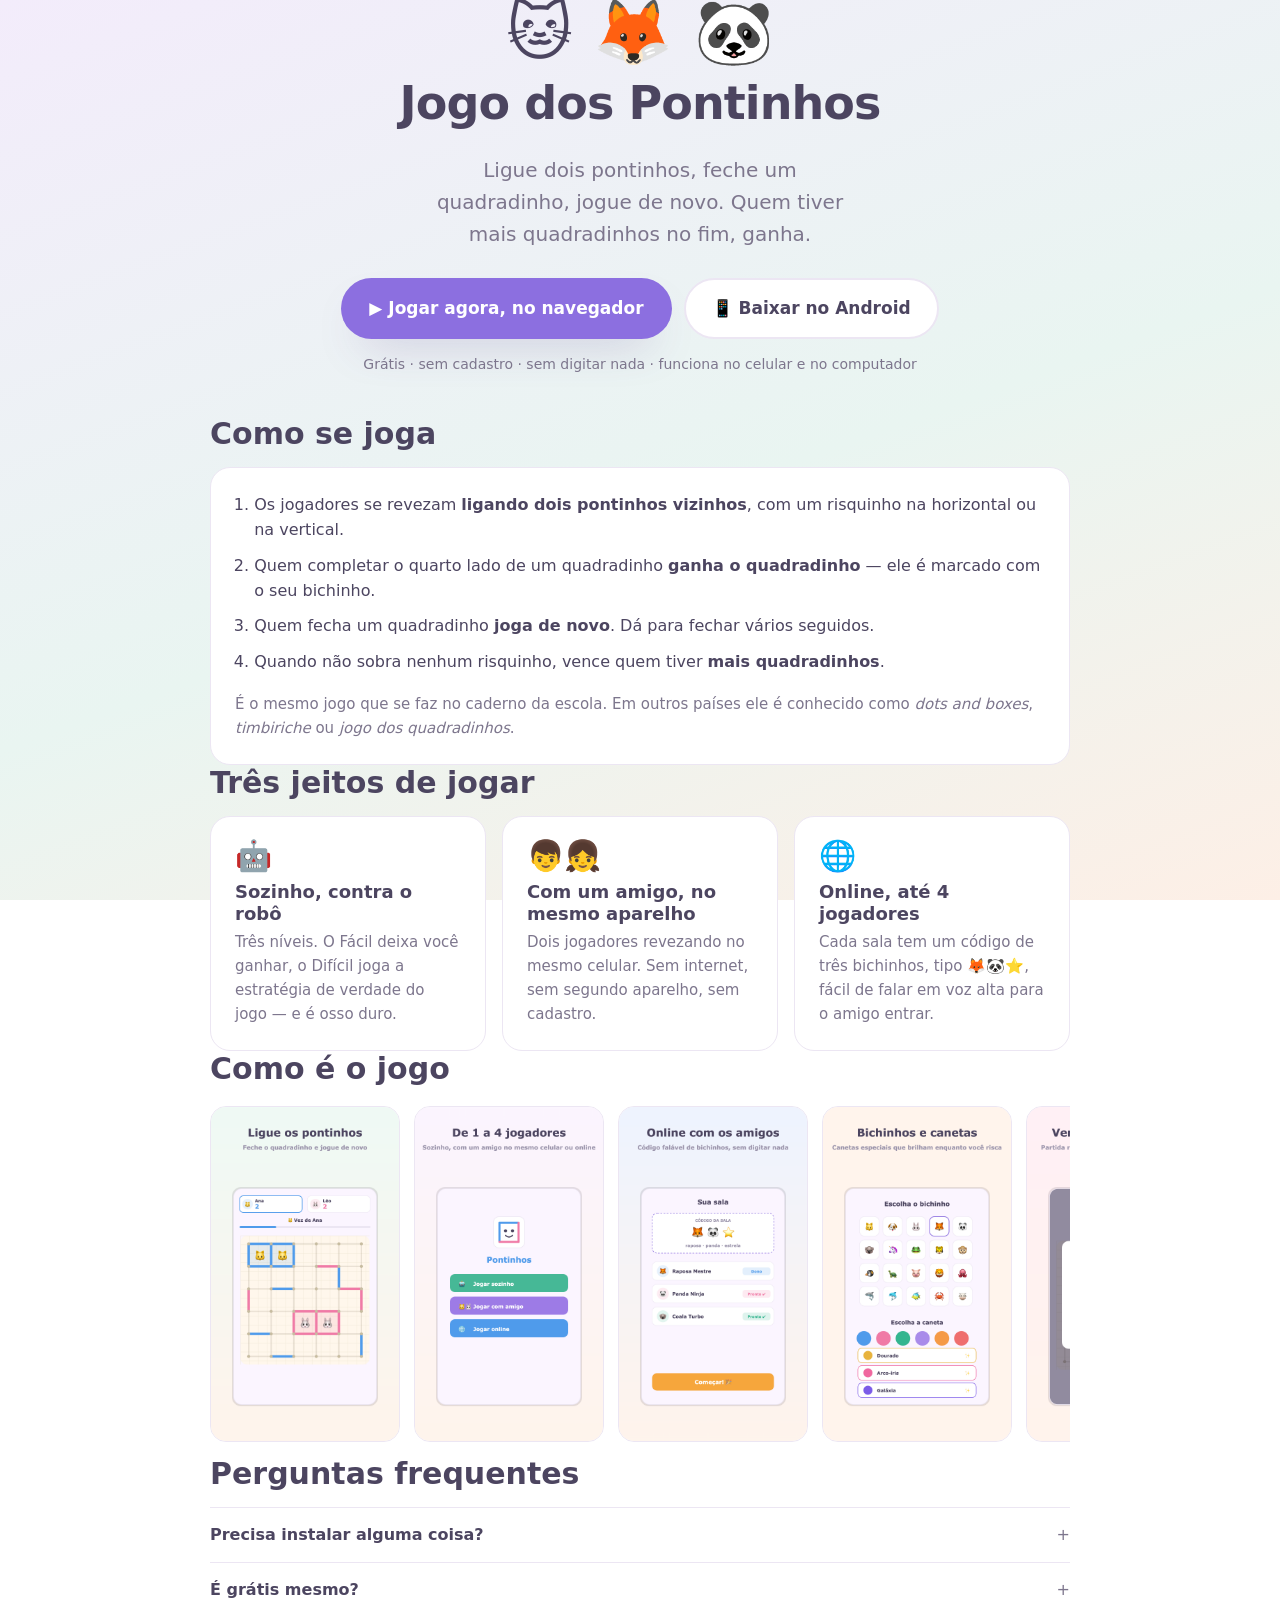
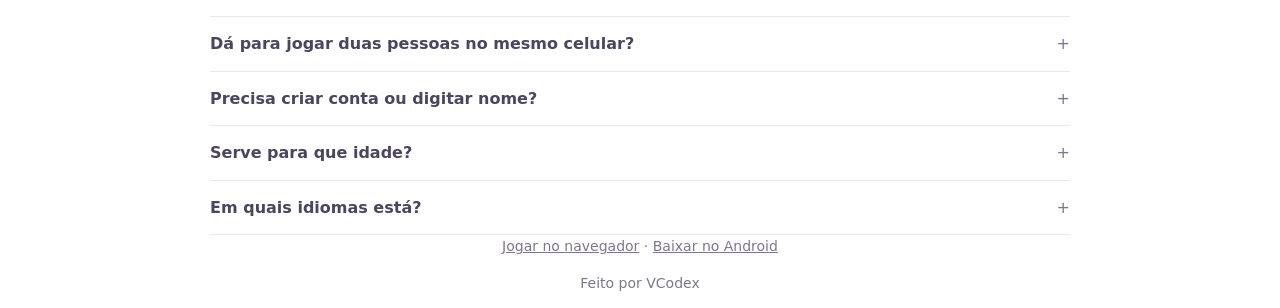
<file: pontinhos/index.html>
<!DOCTYPE html>
<html lang="pt-BR">
<head>
<meta charset="UTF-8">
<meta name="viewport" content="width=device-width, initial-scale=1, viewport-fit=cover">

<title>Jogo dos Pontinhos — jogue grátis no navegador ou no celular</title>
<meta name="description" content="Jogo dos pontinhos (dots and boxes) para crianças de 6 a 12 anos. Jogue grátis no navegador, sozinho contra o robô, com um amigo no mesmo celular ou online com até 4 jogadores. Sem cadastro.">
<link rel="canonical" href="https://vanecaetano.github.io/pontinhos/">
<meta name="theme-color" content="#F3ECFB">
<link rel="icon" href="jogar/icon.svg" type="image/svg+xml">
<link rel="apple-touch-icon" href="jogar/icon.svg">

<meta property="og:type" content="website">
<meta property="og:site_name" content="Jogo dos Pontinhos">
<meta property="og:title" content="Jogo dos Pontinhos — jogue grátis no navegador">
<meta property="og:description" content="Ligue os pontinhos, feche os quadradinhos e ganhe. Sozinho contra o robô, com um amigo no mesmo celular ou online com até 4 jogadores.">
<meta property="og:url" content="https://vanecaetano.github.io/pontinhos/">
<meta property="og:image" content="https://vanecaetano.github.io/pontinhos/img/1-jogo.png">
<meta property="og:locale" content="pt_BR">
<meta name="twitter:card" content="summary_large_image">
<meta name="twitter:title" content="Jogo dos Pontinhos — jogue grátis no navegador">
<meta name="twitter:description" content="Ligue os pontinhos, feche os quadradinhos e ganhe. Grátis, sem cadastro.">
<meta name="twitter:image" content="https://vanecaetano.github.io/pontinhos/img/1-jogo.png">

<style>
:root{
  --bg1:#F3ECFB; --bg2:#E9F5F1; --bg3:#FDEFE6;
  --surface:#FFFFFF; --ink:#4C4560; --muted:#7d768d; --line:#ECE6F3;
  --accent:#8C6FE0; --accent-ink:#fff;
  --pen1:#4F9BEB; --pen2:#F07AA6; --pen3:#34B58F; --pen4:#A98BEA;
  --shadow:0 20px 46px -22px rgba(90,60,140,.4);
  --radius:20px;
}
@media (prefers-color-scheme: dark){
  :root{
    --bg1:#191426; --bg2:#141F1D; --bg3:#241D33;
    --surface:#241F33; --ink:#EDE8F7; --muted:#A79FBC; --line:#3A3350;
    --accent:#A98BEA;
    --shadow:0 20px 46px -22px rgba(0,0,0,.7);
  }
}
*{box-sizing:border-box}
body{
  margin:0; color:var(--ink);
  font:16px/1.6 system-ui,-apple-system,"Segoe UI",Roboto,sans-serif;
  background:linear-gradient(160deg,var(--bg1),var(--bg2) 55%,var(--bg3));
  background-attachment:fixed;
  -webkit-font-smoothing:antialiased;
}
.wrap{max-width:900px;margin:0 auto;padding:0 20px}
h1,h2,h3{line-height:1.2;margin:0 0 .5em}
h1{font-size:clamp(30px,6vw,46px);letter-spacing:-.02em}
h2{font-size:clamp(22px,4vw,30px);margin-top:0}
p{margin:0 0 1em}
a{color:var(--accent)}

header{text-align:center;padding:56px 0 8px}
.logo{font-size:64px;line-height:1;margin-bottom:12px}
.sub{font-size:clamp(17px,2.6vw,20px);color:var(--muted);max-width:34ch;margin:0 auto 28px}

.cta{display:flex;gap:12px;flex-wrap:wrap;justify-content:center;margin-bottom:14px}
.btn{
  display:inline-flex;align-items:center;gap:8px;
  padding:15px 26px;border-radius:999px;text-decoration:none;font-weight:700;font-size:17px;
  border:2px solid transparent;transition:transform .12s ease;
}
.btn:active{transform:translateY(1px)}
.btn-main{background:var(--accent);color:var(--accent-ink);box-shadow:var(--shadow)}
.btn-alt{background:var(--surface);color:var(--ink);border-color:var(--line)}
.note{font-size:14px;color:var(--muted);margin-bottom:40px}

section{padding:36px 0}
.card{background:var(--surface);border:1px solid var(--line);border-radius:var(--radius);padding:24px}

.grid{display:grid;gap:16px;grid-template-columns:repeat(auto-fit,minmax(230px,1fr))}
.grid h3{font-size:18px;margin-bottom:.3em}
.grid p{font-size:15px;color:var(--muted);margin:0}
.emoji{font-size:30px;line-height:1;display:block;margin-bottom:10px}

ol.rules{margin:0;padding-left:1.2em}
ol.rules li{margin-bottom:.6em}

.shots{display:flex;gap:14px;overflow-x:auto;padding:4px 0 14px;scroll-snap-type:x mandatory}
.shots img{
  /* height:auto é obrigatório: os atributos width/height do <img> são 1080x1920 e,
     sem ele, o CSS ajusta só a largura e a imagem sai com 1920px de altura. */
  width:190px;height:auto;flex:0 0 auto;border-radius:16px;border:1px solid var(--line);
  scroll-snap-align:center;background:var(--surface);
}

details{border-top:1px solid var(--line);padding:14px 0}
details:last-of-type{border-bottom:1px solid var(--line)}
summary{cursor:pointer;font-weight:700;list-style:none}
summary::-webkit-details-marker{display:none}
summary::after{content:"+";float:right;color:var(--muted);font-weight:400}
details[open] summary::after{content:"−"}
details p{margin:.7em 0 0;color:var(--muted);font-size:15px}

footer{padding:40px 0 60px;text-align:center;color:var(--muted);font-size:14px}
footer a{color:var(--muted)}
</style>
</head>
<body>

<header class="wrap">
  <div class="logo" aria-hidden="true">🐱 🦊 🐼</div>
  <h1>Jogo dos Pontinhos</h1>
  <p class="sub">Ligue dois pontinhos, feche um quadradinho, jogue de novo. Quem tiver mais quadradinhos no fim, ganha.</p>

  <div class="cta">
    <a class="btn btn-main" href="jogar/">▶ Jogar agora, no navegador</a>
    <a class="btn btn-alt" href="https://play.google.com/store/apps/details?id=com.vanecaetano.pontinhos">📱 Baixar no Android</a>
  </div>
  <p class="note">Grátis · sem cadastro · sem digitar nada · funciona no celular e no computador</p>
</header>

<main>
<section class="wrap">
  <h2>Como se joga</h2>
  <div class="card">
    <ol class="rules">
      <li>Os jogadores se revezam <strong>ligando dois pontinhos vizinhos</strong>, com um risquinho na horizontal ou na vertical.</li>
      <li>Quem completar o quarto lado de um quadradinho <strong>ganha o quadradinho</strong> — ele é marcado com o seu bichinho.</li>
      <li>Quem fecha um quadradinho <strong>joga de novo</strong>. Dá para fechar vários seguidos.</li>
      <li>Quando não sobra nenhum risquinho, vence quem tiver <strong>mais quadradinhos</strong>.</li>
    </ol>
    <p style="margin:1.2em 0 0;color:var(--muted);font-size:15px">É o mesmo jogo que se faz no caderno da escola. Em outros países ele é conhecido como <em>dots and boxes</em>, <em>timbiriche</em> ou <em>jogo dos quadradinhos</em>.</p>
  </div>
</section>

<section class="wrap">
  <h2>Três jeitos de jogar</h2>
  <div class="grid">
    <div class="card">
      <span class="emoji" aria-hidden="true">🤖</span>
      <h3>Sozinho, contra o robô</h3>
      <p>Três níveis. O Fácil deixa você ganhar, o Difícil joga a estratégia de verdade do jogo — e é osso duro.</p>
    </div>
    <div class="card">
      <span class="emoji" aria-hidden="true">👦👧</span>
      <h3>Com um amigo, no mesmo aparelho</h3>
      <p>Dois jogadores revezando no mesmo celular. Sem internet, sem segundo aparelho, sem cadastro.</p>
    </div>
    <div class="card">
      <span class="emoji" aria-hidden="true">🌐</span>
      <h3>Online, até 4 jogadores</h3>
      <p>Cada sala tem um código de três bichinhos, tipo 🦊🐼⭐, fácil de falar em voz alta para o amigo entrar.</p>
    </div>
  </div>
</section>

<section class="wrap">
  <h2>Como é o jogo</h2>
  <div class="shots">
    <img src="img/1-jogo.png" width="1080" height="1920" loading="lazy" alt="Tabuleiro do jogo dos pontinhos com risquinhos coloridos e quadradinhos marcados com bichinhos">
    <img src="img/2-modos.png" width="1080" height="1920" loading="lazy" alt="Tela de escolha: jogar sozinho contra o robô ou com um amigo">
    <img src="img/3-online.png" width="1080" height="1920" loading="lazy" alt="Sala online com código de três bichinhos para os amigos entrarem">
    <img src="img/4-colecao.png" width="1080" height="1920" loading="lazy" alt="Coleção de bichinhos e canetas coloridas para escolher">
    <img src="img/5-vitoria.png" width="1080" height="1920" loading="lazy" alt="Tela de vitória com confete e o placar da partida">
  </div>
</section>

<section class="wrap">
  <h2>Perguntas frequentes</h2>

  <details>
    <summary>Precisa instalar alguma coisa?</summary>
    <p>Não. O botão "Jogar agora" abre o jogo direto no navegador, no celular ou no computador. A versão para Android existe para quem quiser jogar sem abrir o navegador e também offline.</p>
  </details>

  <details>
    <summary>É grátis mesmo?</summary>
    <p>Sim. No navegador não há nada a pagar e nenhum anúncio. O aplicativo Android é gratuito e exibe anúncios.</p>
  </details>

  <details>
    <summary>Dá para jogar duas pessoas no mesmo celular?</summary>
    <p>Dá, e é o modo mais usado. As duas pessoas se revezam tocando na mesma tela — não precisa de internet nem de um segundo aparelho.</p>
  </details>

  <details>
    <summary>Precisa criar conta ou digitar nome?</summary>
    <p>Não. Até no modo online o apelido é sorteado — algo como "Raposa Foguete". Ninguém digita texto em lugar nenhum do jogo.</p>
  </details>

  <details>
    <summary>Serve para que idade?</summary>
    <p>Foi feito para crianças de 6 a 12 anos, com visual grande e colorido e sem nada para ler além do essencial. Adulto que jogava no caderno também se diverte, principalmente contra o robô no nível Difícil.</p>
  </details>

  <details>
    <summary>Em quais idiomas está?</summary>
    <p>Português, inglês, espanhol, hindi e indonésio. O jogo escolhe sozinho pelo idioma do aparelho, e dá para trocar no botão 🌐 do menu.</p>
  </details>
</section>
</main>

<footer class="wrap">
  <p><a href="jogar/">Jogar no navegador</a> · <a href="https://play.google.com/store/apps/details?id=com.vanecaetano.pontinhos">Baixar no Android</a></p>
  <p>Feito por VCodex</p>
</footer>

<script type="application/ld+json">
{
  "@context":"https://schema.org",
  "@type":"VideoGame",
  "name":"Jogo dos Pontinhos",
  "alternateName":["Dots and Boxes","Timbiriche","Jogo dos Quadradinhos"],
  "url":"https://vanecaetano.github.io/pontinhos/",
  "description":"Jogo dos pontinhos para crianças de 6 a 12 anos. Jogue no navegador ou no Android, sozinho contra o robô, com um amigo no mesmo celular, ou online com até 4 jogadores.",
  "inLanguage":["pt-BR","en","es","hi","id"],
  "genre":["Puzzle","Estratégia","Infantil"],
  "playMode":["SinglePlayer","CoOp","MultiPlayer"],
  "numberOfPlayers":{"@type":"QuantitativeValue","minValue":1,"maxValue":4},
  "gamePlatform":["Web browser","Android"],
  "applicationCategory":"GameApplication",
  "operatingSystem":"Any",
  "offers":{"@type":"Offer","price":"0","priceCurrency":"BRL"}
}
</script>
<script type="application/ld+json">
{
  "@context":"https://schema.org",
  "@type":"FAQPage",
  "mainEntity":[
    {"@type":"Question","name":"Precisa instalar alguma coisa?","acceptedAnswer":{"@type":"Answer","text":"Não. O jogo abre direto no navegador, no celular ou no computador. A versão para Android existe para quem quiser jogar offline."}},
    {"@type":"Question","name":"É grátis?","acceptedAnswer":{"@type":"Answer","text":"Sim. No navegador não há nada a pagar e nenhum anúncio. O aplicativo Android é gratuito e exibe anúncios."}},
    {"@type":"Question","name":"Dá para jogar duas pessoas no mesmo celular?","acceptedAnswer":{"@type":"Answer","text":"Dá. As duas pessoas se revezam tocando na mesma tela, sem internet e sem um segundo aparelho."}},
    {"@type":"Question","name":"Precisa criar conta?","acceptedAnswer":{"@type":"Answer","text":"Não. Até no modo online o apelido é sorteado. Ninguém digita texto em lugar nenhum do jogo."}},
    {"@type":"Question","name":"Serve para que idade?","acceptedAnswer":{"@type":"Answer","text":"Foi feito para crianças de 6 a 12 anos, com visual grande e colorido."}}
  ]
}
</script>

</body>
</html>
</file>
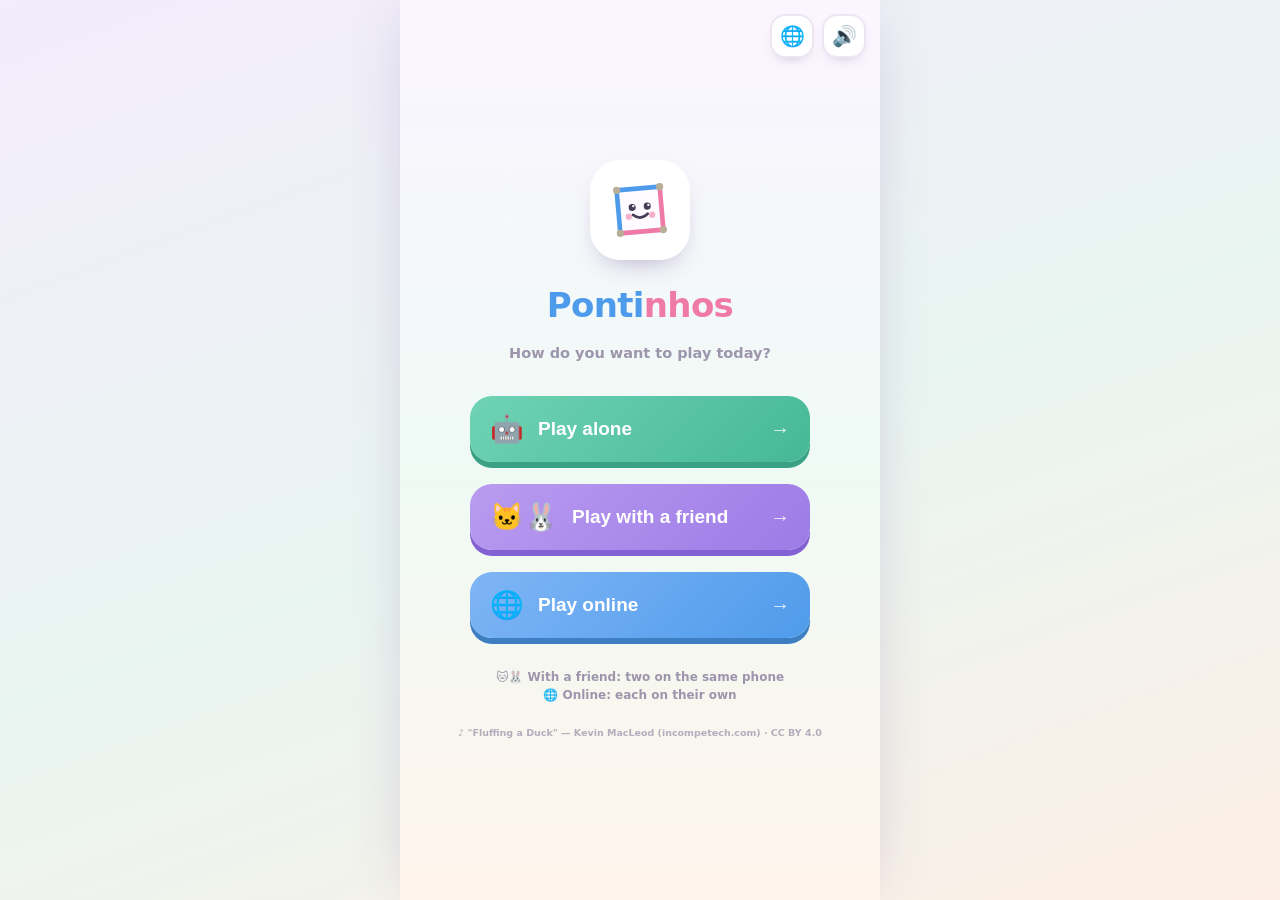
<file: pontinhos/jogar/index.html>
<!DOCTYPE html>
<html lang="pt-BR">
<head>
  <meta charset="UTF-8">
  <meta name="viewport" content="width=device-width, initial-scale=1, maximum-scale=1, user-scalable=no, viewport-fit=cover">
  <title>Pontinhos</title>
  <meta name="description" content="Jogo dos pontinhos coloridão para crianças. Jogue sozinho contra o robô ou com um amigo no mesmo celular.">
  <meta name="theme-color" content="#F3ECFB">
  <link rel="manifest" href="manifest.webmanifest">
  <link rel="icon" href="icon.svg" type="image/svg+xml">
  <link rel="apple-touch-icon" href="icon.svg">
  <meta name="apple-mobile-web-app-capable" content="yes">
  <meta name="apple-mobile-web-app-status-bar-style" content="default">
  <meta name="apple-mobile-web-app-title" content="Pontinhos">
  <link rel="stylesheet" href="css/styles.css">
</head>
<body>

  <!-- Gradientes das canetas VIP (glitter). Ficam AQUI, fora do #board, de propósito:
       render() reescreve o innerHTML do #board a cada jogada, e defs lá dentro fariam a
       animação recomeçar do zero a cada risquinho. O brilho é animado por CSS (stop-color
       com atraso escalonado por parada, ver styles.css). Não usar display:none — o SVG
       precisa continuar "renderizável" para servir de tinta; por isso 0×0 + absolute. -->
  <svg class="penfx-defs" aria-hidden="true" focusable="false">
    <defs>
      <!-- userSpaceOnUse é obrigatório aqui: o padrão (objectBoundingBox) quebra em
           risquinho reto, porque uma linha horizontal tem caixa de altura ZERO e o
           gradiente fica indefinido — a aresta some da tela. Em user space as
           coordenadas são as do viewBox do #board (0 0 288 288), e com spreadMethod
           "repeat" a faixa de brilho se repete pelo tabuleiro inteiro. -->
      <linearGradient id="gl-ouro" gradientUnits="userSpaceOnUse" x1="0" y1="0" x2="104" y2="66" spreadMethod="repeat">
        <stop offset="0"/><stop offset="0.25"/><stop offset="0.5"/><stop offset="0.75"/><stop offset="1"/>
      </linearGradient>
      <linearGradient id="gl-prata" gradientUnits="userSpaceOnUse" x1="0" y1="0" x2="104" y2="66" spreadMethod="repeat">
        <stop offset="0"/><stop offset="0.25"/><stop offset="0.5"/><stop offset="0.75"/><stop offset="1"/>
      </linearGradient>
      <linearGradient id="gl-rosa" gradientUnits="userSpaceOnUse" x1="0" y1="0" x2="104" y2="66" spreadMethod="repeat">
        <stop offset="0"/><stop offset="0.25"/><stop offset="0.5"/><stop offset="0.75"/><stop offset="1"/>
      </linearGradient>
      <linearGradient id="gl-galaxia" gradientUnits="userSpaceOnUse" x1="0" y1="0" x2="104" y2="66" spreadMethod="repeat">
        <stop offset="0"/><stop offset="0.25"/><stop offset="0.5"/><stop offset="0.75"/><stop offset="1"/>
      </linearGradient>
      <linearGradient id="gl-arco" gradientUnits="userSpaceOnUse" x1="0" y1="0" x2="150" y2="95" spreadMethod="repeat">
        <stop offset="0"/><stop offset="0.2"/><stop offset="0.4"/><stop offset="0.6"/><stop offset="0.8"/><stop offset="1"/>
      </linearGradient>
    </defs>
  </svg>

  <div class="app">

    <!-- MENU -->
    <div class="scr active" id="scr-menu">
      <button class="sound-toggle sound-fab" data-i18n-aria="a11y.soundOff" aria-label="Desligar som">🔊</button>
      <button class="lang-fab" id="langBtn" data-i18n-aria="a11y.lang" aria-label="Escolher idioma">🌐</button>
      <div class="logo-badge">
        <svg width="72" height="72" viewBox="0 0 120 120" aria-hidden="true">
          <g transform="translate(60 60) scale(1.2) translate(-60 -60) rotate(-5 60 60)">
            <rect x="31" y="33.5" width="60" height="60" rx="9" fill="#8C6FE0" opacity=".16"/>
            <rect x="30" y="30" width="60" height="60" rx="9" fill="#FDFBFF"/>
            <line x1="30" y1="30" x2="90" y2="30" stroke="#4F9BEB" stroke-width="6.5" stroke-linecap="round"/>
            <line x1="30" y1="30" x2="30" y2="90" stroke="#4F9BEB" stroke-width="6.5" stroke-linecap="round"/>
            <line x1="90" y1="30" x2="90" y2="90" stroke="#F07AA6" stroke-width="6.5" stroke-linecap="round"/>
            <line x1="30" y1="90" x2="90" y2="90" stroke="#F07AA6" stroke-width="6.5" stroke-linecap="round"/>
            <g fill="#B9AF98">
              <circle cx="30" cy="30" r="5"/><circle cx="90" cy="30" r="5"/>
              <circle cx="30" cy="90" r="5"/><circle cx="90" cy="90" r="5"/>
            </g>
            <circle cx="49.5" cy="55.5" r="4.9" fill="#453F58"/>
            <circle cx="70.5" cy="55.5" r="4.9" fill="#453F58"/>
            <circle cx="51.2" cy="53.8" r="1.6" fill="#FFFFFF"/>
            <circle cx="72.2" cy="53.8" r="1.6" fill="#FFFFFF"/>
            <circle cx="43.7" cy="68" r="4.3" fill="#F5A9C4" opacity=".9"/>
            <circle cx="76.3" cy="68" r="4.3" fill="#F5A9C4" opacity=".9"/>
            <path d="M49.7 66 q10.3 9 20.6 0" fill="none" stroke="#453F58" stroke-width="3.7" stroke-linecap="round"/>
          </g>
        </svg>
      </div>
      <div class="menu-title"><span class="b">Ponti</span><span class="p">nhos</span></div>
      <div class="menu-sub" data-i18n="menu.sub">Como você quer jogar hoje?</div>
      <button class="btn-big btn-solo" id="btnSolo"><span class="ico">🤖</span> <span data-i18n="menu.solo">Jogar sozinho</span> <span class="arw">→</span></button>
      <button class="btn-big btn-friend" id="btnFriend"><span class="ico">🐱🐰</span> <span data-i18n="menu.friend">Jogar com amigo</span> <span class="arw">→</span></button>
      <button class="btn-big btn-online" id="btnOnline"><span class="ico">🌐</span> <span data-i18n="menu.online">Jogar online</span> <span class="arw">→</span></button>
      <div class="menu-foot" data-i18n-html="menu.foot">🐱🐰 Com amigo: dois no mesmo celular<br>🌐 Online: cada um no seu</div>
      <div class="menu-credit">♪ "Fluffing a Duck" — Kevin MacLeod (incompetech.com) · CC BY 4.0</div>
    </div>

    <!-- SETUP -->
    <div class="scr" id="scr-setup">
      <div class="setup-head">
        <button class="back-btn" id="backBtn" data-i18n-aria="a11y.back" aria-label="Voltar">←</button>
        <h2 id="setupTitle" data-i18n="setup.title">Preparar jogo</h2>
      </div>
      <div class="setup-body">
        <div>
          <div class="pslot p1" style="margin-bottom:10px">
            <button class="ava-btn" id="ava1">🐱</button>
            <div class="info"><input class="nm-in" id="nm1" value="Você" maxlength="12"><div class="pen-row" id="pen1row"></div></div>
          </div>
          <div class="pslot p2">
            <button class="ava-btn" id="ava2">🐰</button>
            <div class="info"><input class="nm-in" id="nm2" value="Robô" maxlength="12"><div class="tip" id="tip2" data-i18n="setup.tipRobot">O robô joga contra você</div><div class="pen-row" id="pen2row"></div></div>
          </div>
          <label class="robo-toggle" id="roboToggleWrap" style="display:none">
            <input type="checkbox" id="roboChk">
            <span class="rt-txt"><span data-i18n="setup.includeRobot">🤖 Incluir o robô</span> <small data-i18n="setup.includeRobotSub">— vira um jogo de 3</small></span>
            <span class="rt-switch" aria-hidden="true"></span>
          </label>
          <div class="pslot p3" id="slot3" style="display:none; margin-top:10px">
            <button class="ava-btn" id="ava3">🤖</button>
            <div class="info"><input class="nm-in" id="nm3" value="Robô" maxlength="12"><div class="tip" data-i18n="setup.tip3rd">Entra como 3º jogador</div><div class="pen-row" id="pen3row"></div></div>
          </div>
          <!-- Rotulagem exigida pelo programa Famílias: diz que o 🔒 abre um ANÚNCIO -->
          <div class="ad-legend" id="penLegend" style="display:none"><span class="ad-tag" data-i18n="ad.badge">Anúncio</span><span data-i18n="ad.legendPen">🔒 = ver um anúncio em vídeo para ganhar a caneta</span></div>
        </div>
        <div id="diffBox">
          <div class="field-label" data-i18n="setup.diff">Dificuldade do robô</div>
          <div class="pill-row">
            <button class="pill on" data-diff="facil"><span data-i18n="diff.easy">Fácil</span><small data-i18n="diff.easySub">bom pra começar</small></button>
            <button class="pill" data-diff="medio"><span data-i18n="diff.med">Médio</span><small data-i18n="diff.medSub">já sabe jogar</small></button>
            <button class="pill" data-diff="dificil"><span data-i18n="diff.hard">Difícil</span><small data-i18n="diff.hardSub">o robô é craque</small></button>
          </div>
        </div>
        <div>
          <div class="field-label" data-i18n="setup.size">Tamanho do tabuleiro</div>
          <div class="pill-row">
            <button class="pill" data-size="4"><span data-i18n="size.small">Pequeno</span><small data-i18n="size.smallSub">rapidinho</small></button>
            <button class="pill on" data-size="5"><span data-i18n="size.med">Médio</span><small data-i18n="size.medSub">equilibrado</small></button>
            <button class="pill" data-size="6"><span data-i18n="size.big">Grande</span><small data-i18n="size.bigSub">desafio</small></button>
          </div>
        </div>
      </div>
      <div class="setup-foot">
        <button class="btn-start" id="startBtn" data-i18n="setup.start">Começar! 🎉</button>
      </div>
    </div>

    <!-- GAME -->
    <div class="scr" id="scr-game">
      <div class="g-top" id="gTop"></div>
      <div class="turn-banner" id="turnBanner"></div>
      <div class="turn-timer" id="turnTimer" style="display:none"></div>
      <div class="progress" id="progress"></div>
      <div class="board-wrap" id="boardWrap">
        <svg id="board" viewBox="0 0 288 288" data-i18n-aria="a11y.board" aria-label="Tabuleiro"></svg>
      </div>
      <div class="g-foot">
        <button id="menuBtn" data-i18n="game.menu">🏠 Menu</button>
        <button id="restartBtn" data-i18n="game.restart">🔄 Reiniciar</button>
        <button class="sound-toggle sound-mini" data-i18n-aria="a11y.soundOff" aria-label="Desligar som">🔊</button>
      </div>
    </div>

    <!-- LOBBY (online) -->
    <div class="scr" id="scr-lobby">
      <div class="setup-head">
        <button class="back-btn" id="lobbyBack" data-i18n-aria="a11y.back" aria-label="Voltar">←</button>
        <h2 data-i18n="lobby.title">Jogar online</h2>
      </div>
      <div class="setup-body" id="lobbyGate">
        <div>
          <div class="field-label" data-i18n="lobby.yourChar">Seu personagem</div>
          <div class="pslot">
            <button class="ava-btn" id="lobbyAva">🐱</button>
            <div class="info">
              <div class="gen-nick" id="genNick">Gato Veloz</div>
              <div class="tip" data-i18n="lobby.tapAnimal">Toque no bichinho para trocar o animal</div>
            </div>
            <button class="dice-btn" id="diceBtn" data-i18n-aria="a11y.reroll" aria-label="Sortear outro nome">🎲</button>
          </div>
        </div>
        <button class="btn-start" id="nickBtn" data-i18n="lobby.enter">Entrar no lobby 🌐</button>
        <div class="menu-foot" id="lobbyStatus" style="margin:0 auto"></div>
      </div>
      <div class="setup-body" id="lobbyMain" style="display:none">
        <div>
          <div class="field-label" data-i18n="lobby.openRooms">Salas abertas</div>
          <div class="list" id="roomList"></div>
          <button class="btn-start" id="createRoomBtn" style="margin-top:12px" data-i18n="lobby.createRoom">Criar sala ✨</button>
          <button class="btn-code" id="codeBtn" data-i18n="lobby.byCode">🗝️ Sala de um amigo — entrar com código</button>
        </div>
        <div>
          <div class="field-label" data-i18n="lobby.whoOnline">Quem está online</div>
          <div class="chips" id="peopleList"></div>
        </div>
      </div>
    </div>

    <!-- SALA (online) -->
    <div class="scr" id="scr-room">
      <div class="setup-head">
        <button class="back-btn" id="roomBack" data-i18n-aria="a11y.leaveRoom" aria-label="Sair da sala">←</button>
        <h2 id="roomTitle" data-i18n="room.title">Sala</h2>
      </div>
      <div class="setup-body">
        <div class="room-info" id="roomInfo"></div>
        <div class="code-box" id="roomCodeBox">
          <div class="cb-label" data-i18n="room.codeLabel">Código da sala — fale para os amigos entrarem</div>
          <div class="cb-emojis" id="roomCodeEmojis"></div>
          <div class="cb-words" id="roomCodeWords"></div>
        </div>
        <div class="room-wins" id="roomWins" style="display:none"></div>
        <div class="list" id="roomSlots"></div>
      </div>
      <!-- rodapé fixo: o botão de ação não pode depender de scroll (ver styles.css) -->
      <div class="room-foot">
        <button class="btn-start" id="readyBtn" data-i18n="room.imReady">Estou pronto! ✅</button>
        <button class="btn-start" id="startMatchBtn" style="display:none" data-i18n="setup.start">Começar! 🎉</button>
      </div>
    </div>

    <!-- Modal criar sala -->
    <div class="win modal" id="createModal">
      <div class="wtitle" data-i18n="create.title">Criar sala</div>
      <div class="modal-body">
        <div class="field-label" data-i18n="create.howMany">Quantos jogadores?</div>
        <div class="pill-row" id="mpRow">
          <button class="pill on" data-mp="2">2<small data-i18n="create.mp2">uma dupla</small></button>
          <button class="pill" data-mp="3">3<small data-i18n="create.mp3">trio</small></button>
          <button class="pill" data-mp="4">4<small data-i18n="create.mp4">turma</small></button>
        </div>
        <div class="field-label" style="margin-top:16px" data-i18n="setup.size">Tamanho do tabuleiro</div>
        <div class="pill-row" id="szRow">
          <button class="pill" data-sz="4"><span data-i18n="size.small">Pequeno</span><small data-i18n="size.smallSub">rapidinho</small></button>
          <button class="pill on" data-sz="5"><span data-i18n="size.med">Médio</span><small data-i18n="size.medSub">equilibrado</small></button>
          <button class="pill" data-sz="6"><span data-i18n="size.big">Grande</span><small data-i18n="size.bigSub">desafio</small></button>
        </div>
        <label class="robo-toggle" style="margin-top:16px">
          <input type="checkbox" id="secretChk">
          <span class="rt-txt"><span data-i18n="create.secret">🤫 Sala secreta</span> <small data-i18n="create.secretSub">— não aparece na lista, só entra quem souber o código</small></span>
          <span class="rt-switch" aria-hidden="true"></span>
        </label>
      </div>
      <div class="wbtns">
        <button class="again" id="createGo" data-i18n="create.go">Criar ✨</button>
        <button class="tomenu" id="createCancel" data-i18n="create.cancel">Cancelar</button>
      </div>
    </div>

    <!-- Modal entrar com código -->
    <div class="win modal" id="codeModal">
      <div class="wtitle" data-i18n="code.title">Sala de um amigo</div>
      <div class="modal-body">
        <div class="field-label" data-i18n="code.tap3">Toque os 3 bichinhos do código</div>
        <div class="code-display">
          <span class="code-slot" id="codeSlot0"></span>
          <span class="code-slot" id="codeSlot1"></span>
          <span class="code-slot" id="codeSlot2"></span>
          <button class="code-del" id="codeDel" data-i18n-aria="a11y.erase" aria-label="Apagar">⌫</button>
        </div>
        <div class="cb-words" id="codeHint" data-i18n="code.example">ex.: raposa · panda · estrela</div>
        <div class="emoji-pad" id="codePad"></div>
      </div>
      <div class="wbtns">
        <button class="tomenu" id="codeCancel" data-i18n="create.cancel">Cancelar</button>
      </div>
    </div>

    <!-- Modal escolher bichinho (com pacotes bônus destraváveis por vídeo premiado) -->
    <div class="win modal" id="avaModal">
      <div class="wtitle" data-i18n="ava.title">Escolha o bichinho</div>
      <div class="modal-body">
        <div class="ad-legend" id="avaLegend" style="display:none"><span class="ad-tag" data-i18n="ad.badge">Anúncio</span><span data-i18n="ad.legendAva">❓ = ver um anúncio em vídeo para ganhar</span></div>
        <div class="emoji-pad" id="avaPad"></div>
      </div>
      <div class="wbtns">
        <button class="tomenu" id="avaCancel" data-i18n="ava.close">Fechar</button>
      </div>
    </div>

    <!-- Modal de idioma -->
    <div class="win modal" id="langModal">
      <div class="wtitle" data-i18n="lang.title">Idioma</div>
      <div class="modal-body">
        <div class="lang-list" id="langList"></div>
      </div>
      <div class="wbtns">
        <button class="tomenu" id="langCancel" data-i18n="ava.close">Fechar</button>
      </div>
    </div>

    <!-- Modal de aviso antes do vídeo premiado (opt-in obrigatório — público infantil) -->
    <div class="win modal" id="adModal">
      <div class="ad-tag big" data-i18n="ad.badge">Anúncio</div>
      <div class="wtitle" id="adModalTitle" data-i18n="ad.title">Ver um anúncio e ganhar um prêmio?</div>
      <div class="modal-body">
        <div class="ad-modal-text" id="adModalText"></div>
      </div>
      <div class="wbtns">
        <button class="again" id="adGo" data-i18n="ad.watch">Assistir 🎬</button>
        <button class="tomenu" id="adNo" data-i18n="ad.no">Agora não</button>
      </div>
    </div>

    <!-- dado 3D de abertura (sorteio de quem começa, partida online) -->
    <div class="dice-overlay" id="diceOverlay">
      <div class="dice-title" data-i18n="dice.rolling">🎲 Sorteando quem começa…</div>
      <div class="dice-scene">
        <div class="dice-fly" id="diceFly">
          <div class="dice-cube" id="diceCube"></div>
        </div>
      </div>
      <div class="dice-result" id="diceResult"></div>
    </div>

    <!-- aviso de queda (partida online) -->
    <div class="net-banner" id="netBanner" style="display:none"></div>

    <!-- Rótulo do banner nativo: fica logo acima da faixa reservada para ele, dentro da
         WebView. Exigência de rotulagem do programa Famílias (ver MONETIZACAO.md §3.3). -->
    <div class="ad-slot-label" id="adSlotLabel" hidden data-i18n="ad.badge">Anúncio</div>

    <!-- toast -->
    <div class="toast" id="toast"></div>

    <!-- WIN overlay -->
    <div class="win" id="win">
      <div class="cup" id="winCup">🏆</div>
      <div class="wtitle" id="winTitle" data-i18n="win.you">Você venceu!</div>
      <div class="wsc" id="winScore">6 × 3 quadradinhos</div>
      <div class="wbtns">
        <button class="again" id="winAgain" data-i18n="win.again">Jogar de novo</button>
        <button class="tomenu" id="winMenu" data-i18n="win.menu">Voltar ao menu</button>
      </div>
      <!-- oferta opcional de vídeo premiado (só aparece no app, se ainda houver prêmio) -->
      <button class="ad-offer" id="adOffer" style="display:none"></button>
    </div>

  </div>

  <script src="js/i18n.js"></script>
  <script src="js/vendor/firebase-app-compat.js"></script>
  <script src="js/vendor/firebase-auth-compat.js"></script>
  <script src="js/vendor/firebase-database-compat.js"></script>
  <script src="js/firebase-config.js"></script>
  <script src="js/ads-config.js"></script>
  <script src="js/sound.js"></script>
  <script src="js/ads.js"></script>
  <script src="js/game.js"></script>
  <script src="js/online.js"></script>
</body>
</html>
</file>
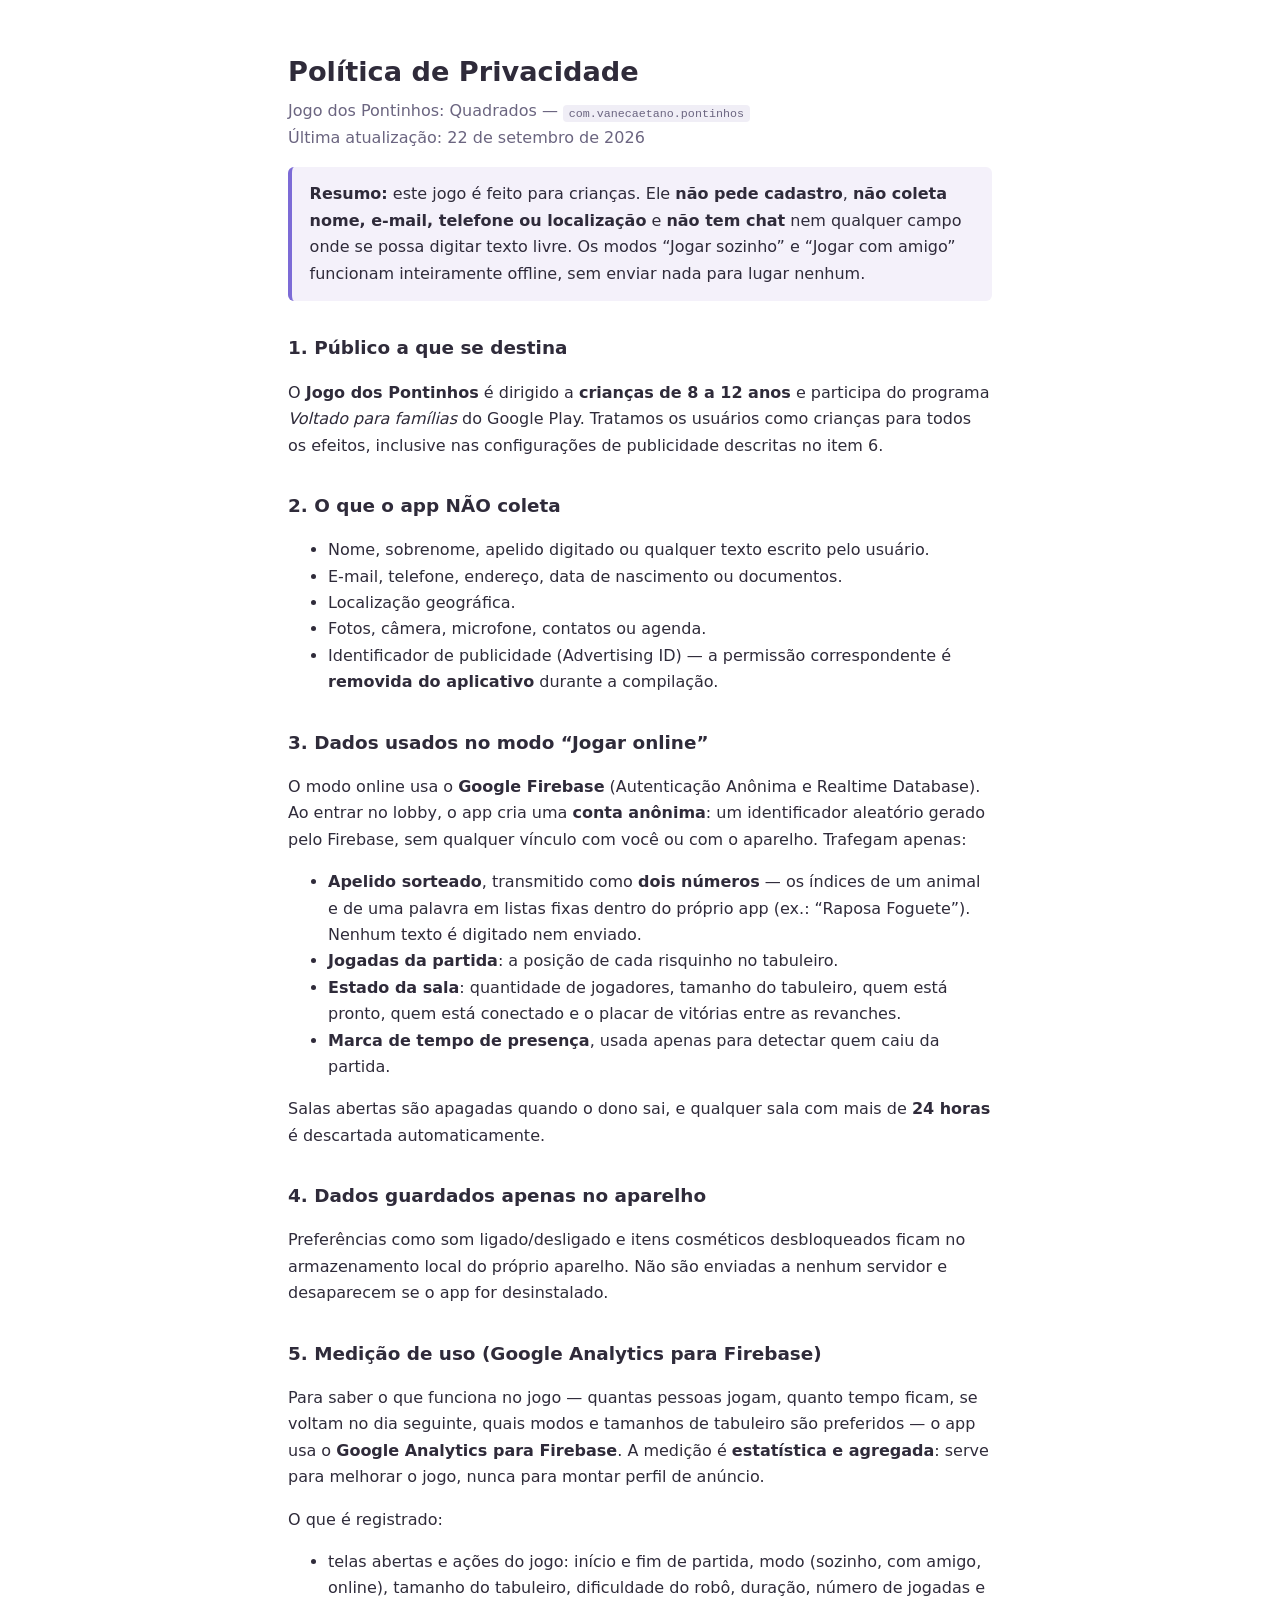
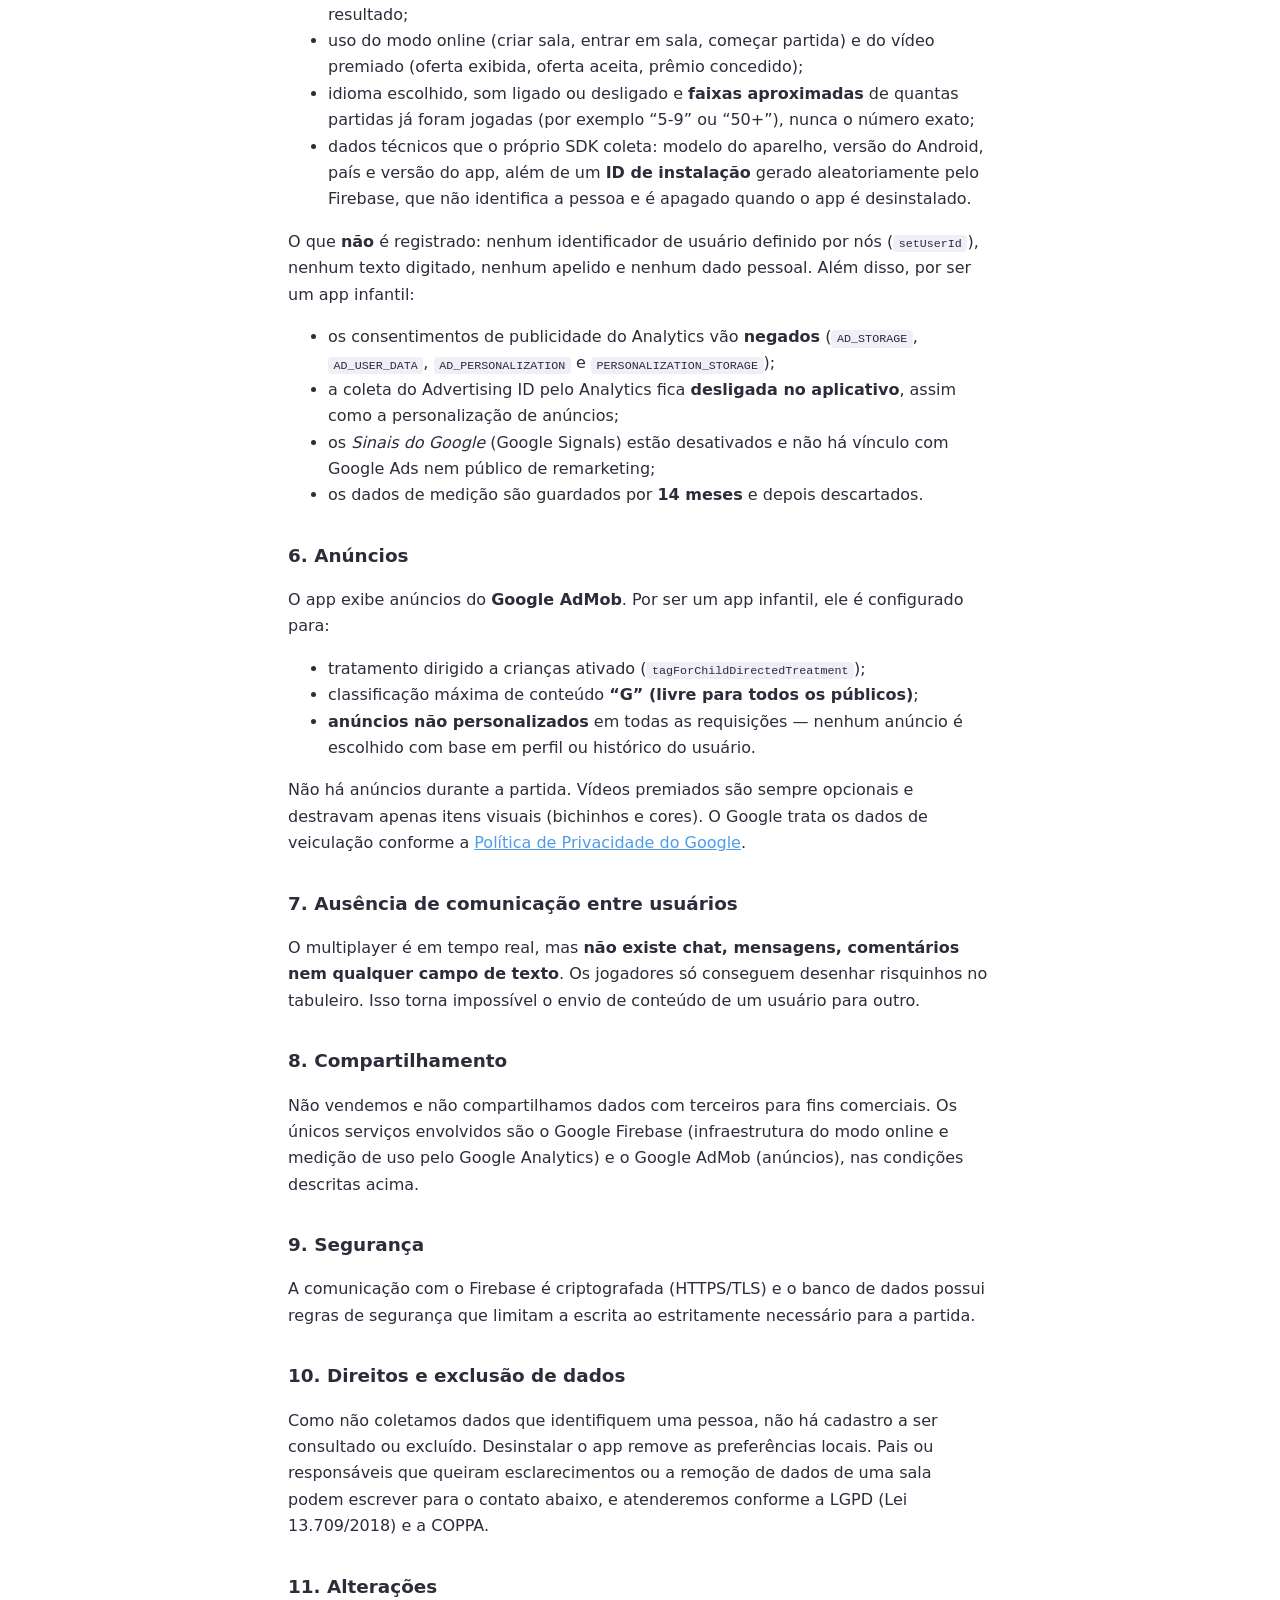
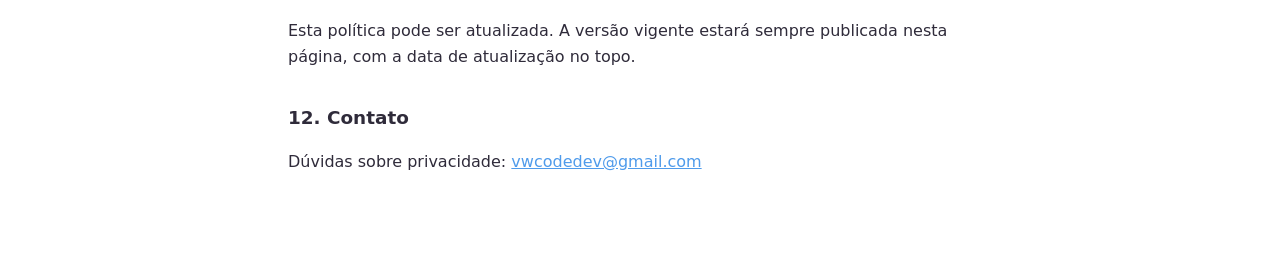
<file: pontinhos/privacy-policy.html>
<!DOCTYPE html>
<html lang="pt-BR">
<head>
    <meta charset="UTF-8">
    <meta name="viewport" content="width=device-width, initial-scale=1.0">
    <title>Política de Privacidade — Jogo dos Pontinhos</title>
    <meta name="description" content="Política de Privacidade do app Jogo dos Pontinhos: Quadrados (com.vanecaetano.pontinhos).">
    <style>
      body{max-width:44rem;margin:0 auto;padding:2rem 1.2rem 4rem;
           font-family:system-ui,-apple-system,"Segoe UI",sans-serif;
           line-height:1.65;color:#2f2b3a}
      h1{font-size:1.7rem;margin-bottom:.2rem}
      h2{font-size:1.15rem;margin-top:2rem}
      .sub{color:#6b6580;margin-top:0}
      .box{background:#f4f1fa;border-left:4px solid #7c6bd6;padding:.9rem 1.1rem;border-radius:6px}
      code{background:#f0eef6;padding:.1rem .35rem;border-radius:4px;font-size:.9em}
      a{color:#4F9BEB}
    </style>
</head>
<body>
    <h1>Política de Privacidade</h1>
    <p class="sub">Jogo dos Pontinhos: Quadrados — <code>com.vanecaetano.pontinhos</code><br>
    Última atualização: 22 de setembro de 2026</p>

    <div class="box">
        <strong>Resumo:</strong> este jogo é feito para crianças. Ele <strong>não pede cadastro</strong>,
        <strong>não coleta nome, e-mail, telefone ou localização</strong> e <strong>não tem chat</strong>
        nem qualquer campo onde se possa digitar texto livre. Os modos “Jogar sozinho” e “Jogar com
        amigo” funcionam inteiramente offline, sem enviar nada para lugar nenhum.
    </div>

    <h2>1. Público a que se destina</h2>
    <p>
        O <strong>Jogo dos Pontinhos</strong> é dirigido a <strong>crianças de 8 a 12 anos</strong> e
        participa do programa <em>Voltado para famílias</em> do Google Play. Tratamos os usuários como
        crianças para todos os efeitos, inclusive nas configurações de publicidade descritas no item 6.
    </p>

    <h2>2. O que o app NÃO coleta</h2>
    <ul>
        <li>Nome, sobrenome, apelido digitado ou qualquer texto escrito pelo usuário.</li>
        <li>E-mail, telefone, endereço, data de nascimento ou documentos.</li>
        <li>Localização geográfica.</li>
        <li>Fotos, câmera, microfone, contatos ou agenda.</li>
        <li>Identificador de publicidade (Advertising ID) — a permissão correspondente é
            <strong>removida do aplicativo</strong> durante a compilação.</li>
    </ul>

    <h2>3. Dados usados no modo “Jogar online”</h2>
    <p>
        O modo online usa o <strong>Google Firebase</strong> (Autenticação Anônima e Realtime Database).
        Ao entrar no lobby, o app cria uma <strong>conta anônima</strong>: um identificador aleatório
        gerado pelo Firebase, sem qualquer vínculo com você ou com o aparelho. Trafegam apenas:
    </p>
    <ul>
        <li><strong>Apelido sorteado</strong>, transmitido como <strong>dois números</strong> — os índices
            de um animal e de uma palavra em listas fixas dentro do próprio app (ex.: “Raposa Foguete”).
            Nenhum texto é digitado nem enviado.</li>
        <li><strong>Jogadas da partida</strong>: a posição de cada risquinho no tabuleiro.</li>
        <li><strong>Estado da sala</strong>: quantidade de jogadores, tamanho do tabuleiro, quem está
            pronto, quem está conectado e o placar de vitórias entre as revanches.</li>
        <li><strong>Marca de tempo de presença</strong>, usada apenas para detectar quem caiu da partida.</li>
    </ul>
    <p>
        Salas abertas são apagadas quando o dono sai, e qualquer sala com mais de <strong>24 horas</strong>
        é descartada automaticamente.
    </p>

    <h2>4. Dados guardados apenas no aparelho</h2>
    <p>
        Preferências como som ligado/desligado e itens cosméticos desbloqueados ficam no
        armazenamento local do próprio aparelho. Não são enviadas a nenhum servidor e desaparecem
        se o app for desinstalado.
    </p>

    <h2>5. Medição de uso (Google Analytics para Firebase)</h2>
    <p>
        Para saber o que funciona no jogo — quantas pessoas jogam, quanto tempo ficam, se voltam no
        dia seguinte, quais modos e tamanhos de tabuleiro são preferidos — o app usa o
        <strong>Google Analytics para Firebase</strong>. A medição é <strong>estatística e agregada</strong>:
        serve para melhorar o jogo, nunca para montar perfil de anúncio.
    </p>
    <p>O que é registrado:</p>
    <ul>
        <li>telas abertas e ações do jogo: início e fim de partida, modo (sozinho, com amigo, online),
            tamanho do tabuleiro, dificuldade do robô, duração, número de jogadas e resultado;</li>
        <li>uso do modo online (criar sala, entrar em sala, começar partida) e do vídeo premiado
            (oferta exibida, oferta aceita, prêmio concedido);</li>
        <li>idioma escolhido, som ligado ou desligado e <strong>faixas aproximadas</strong> de quantas
            partidas já foram jogadas (por exemplo “5-9” ou “50+”), nunca o número exato;</li>
        <li>dados técnicos que o próprio SDK coleta: modelo do aparelho, versão do Android, país e
            versão do app, além de um <strong>ID de instalação</strong> gerado aleatoriamente pelo
            Firebase, que não identifica a pessoa e é apagado quando o app é desinstalado.</li>
    </ul>
    <p>
        O que <strong>não</strong> é registrado: nenhum identificador de usuário definido por nós
        (<code>setUserId</code>), nenhum texto digitado, nenhum apelido e nenhum dado pessoal.
        Além disso, por ser um app infantil:
    </p>
    <ul>
        <li>os consentimentos de publicidade do Analytics vão <strong>negados</strong>
            (<code>AD_STORAGE</code>, <code>AD_USER_DATA</code>, <code>AD_PERSONALIZATION</code> e
            <code>PERSONALIZATION_STORAGE</code>);</li>
        <li>a coleta do Advertising ID pelo Analytics fica <strong>desligada no aplicativo</strong>, assim
            como a personalização de anúncios;</li>
        <li>os <em>Sinais do Google</em> (Google Signals) estão desativados e não há vínculo com
            Google Ads nem público de remarketing;</li>
        <li>os dados de medição são guardados por <strong>14 meses</strong> e depois descartados.</li>
    </ul>

    <h2>6. Anúncios</h2>
    <p>
        O app exibe anúncios do <strong>Google AdMob</strong>. Por ser um app infantil, ele é
        configurado para:
    </p>
    <ul>
        <li>tratamento dirigido a crianças ativado (<code>tagForChildDirectedTreatment</code>);</li>
        <li>classificação máxima de conteúdo <strong>“G” (livre para todos os públicos)</strong>;</li>
        <li><strong>anúncios não personalizados</strong> em todas as requisições — nenhum anúncio é
            escolhido com base em perfil ou histórico do usuário.</li>
    </ul>
    <p>
        Não há anúncios durante a partida. Vídeos premiados são sempre opcionais e destravam apenas
        itens visuais (bichinhos e cores). O Google trata os dados de veiculação conforme a
        <a href="https://policies.google.com/privacy" target="_blank" rel="noopener">Política de Privacidade do Google</a>.
    </p>

    <h2>7. Ausência de comunicação entre usuários</h2>
    <p>
        O multiplayer é em tempo real, mas <strong>não existe chat, mensagens, comentários nem
        qualquer campo de texto</strong>. Os jogadores só conseguem desenhar risquinhos no tabuleiro.
        Isso torna impossível o envio de conteúdo de um usuário para outro.
    </p>

    <h2>8. Compartilhamento</h2>
    <p>
        Não vendemos e não compartilhamos dados com terceiros para fins comerciais. Os únicos
        serviços envolvidos são o Google Firebase (infraestrutura do modo online e medição de uso
        pelo Google Analytics) e o Google AdMob (anúncios), nas condições descritas acima.
    </p>

    <h2>9. Segurança</h2>
    <p>
        A comunicação com o Firebase é criptografada (HTTPS/TLS) e o banco de dados possui regras
        de segurança que limitam a escrita ao estritamente necessário para a partida.
    </p>

    <h2>10. Direitos e exclusão de dados</h2>
    <p>
        Como não coletamos dados que identifiquem uma pessoa, não há cadastro a ser consultado ou
        excluído. Desinstalar o app remove as preferências locais. Pais ou responsáveis que queiram
        esclarecimentos ou a remoção de dados de uma sala podem escrever para o contato abaixo, e
        atenderemos conforme a LGPD (Lei 13.709/2018) e a COPPA.
    </p>

    <h2>11. Alterações</h2>
    <p>
        Esta política pode ser atualizada. A versão vigente estará sempre publicada nesta página,
        com a data de atualização no topo.
    </p>

    <h2>12. Contato</h2>
    <p>
        Dúvidas sobre privacidade: <a href="mailto:vwcodedev@gmail.com">vwcodedev@gmail.com</a>
    </p>
</body>
</html>
</file>
<file: pontinhos/jogar/css/styles.css>
:root {
  --bg1: #F3ECFB; --bg2: #E9F5F1; --bg3: #FDEFE6;
  /* fundo da coluna do app — precisa de par escuro, senão texto claro cai em fundo claro */
  --app1: #FBF5FF; --app2: #EFFAF5; --app3: #FFF4EC;
  --surface: #FFFFFF; --ink: #4C4560; --muted: #9C95AC; --line: #ECE6F3;
  --accent: #8C6FE0;
  --shadow: 0 20px 46px -22px rgba(90,60,140,.4);

  /* players / pens — bright, same in both themes (kids world) */
  --pen1: #4F9BEB; --pen1-soft: color-mix(in srgb, var(--pen1) 22%, #ffffff);
  --pen2: #F07AA6; --pen2-soft: color-mix(in srgb, var(--pen2) 22%, #ffffff);
  --pen3: #34B58F; --pen3-soft: color-mix(in srgb, var(--pen3) 22%, #ffffff);
  --pen4: #A98BEA; --pen4-soft: color-mix(in srgb, var(--pen4) 22%, #ffffff);

  /* paper board */
  --paper1: #FFFDF8; --paper2: #FFF7EC; --paper-grid: #F0E7D4; --dot: #C7BCA0;
  --pencil: rgba(120,105,80,.16);
}
@media (prefers-color-scheme: dark) {
  :root {
    --bg1: #241D33; --bg2: #1B2430; --bg3: #2A1F2A;
    /* um tom acima do fundo do body, para a coluna do app ainda se destacar */
    --app1: #2A2238; --app2: #1F2833; --app3: #2F2430;
    --surface: #26212F; --ink: #EDE7F5; --muted: #A49CB6; --line: #362F44;
    --accent: #B49BF0; --shadow: 0 24px 56px -26px rgba(0,0,0,.7);
    /* Tabuleiro no escuro. A quadriculada decorativa (--paper-grid) tem de ficar QUASE
       invisível: com o valor claro do tema claro ela virava uma chuva de pontinhos do
       mesmo tom dos pontos jogáveis, e a criança não sabia onde dava para jogar.
       Só o --dot (ponto jogável) continua claro e quente, para saltar do painel. */
    --paper1: #221C30; --paper2: #1B2330; --paper-grid: #2E2740; --dot: #C7BCA0;
    --pencil: rgba(232,222,248,.15);
  }
}

* { box-sizing: border-box; }
html, body { height: 100%; }
body {
  margin: 0; color: var(--ink);
  background: linear-gradient(160deg, var(--bg1) 0%, var(--bg2) 52%, var(--bg3) 100%);
  background-attachment: fixed;
  font-family: ui-rounded, "SF Pro Rounded", "Segoe UI Rounded", "Nunito", system-ui, "Segoe UI", sans-serif;
  -webkit-font-smoothing: antialiased; line-height: 1.5;
  min-height: 100dvh; display: flex; justify-content: center;
  -webkit-tap-highlight-color: transparent;
}

/* ---------- app shell (fills viewport, centered column on desktop) ---------- */
.app {
  position: relative; width: 100%; max-width: 480px; min-height: 100dvh;
  display: flex; flex-direction: column; overflow: hidden;
  background: linear-gradient(180deg, var(--app1) 0%, var(--app2) 52%, var(--app3) 100%);
  color: var(--ink); box-shadow: 0 0 60px -20px rgba(90,60,140,.3);
  padding-top: env(safe-area-inset-top); padding-bottom: env(safe-area-inset-bottom);
}
.scr { flex: 1; display: none; flex-direction: column; overflow-y: auto; }
.scr.active { display: flex; }
.scr::-webkit-scrollbar { width: 0; }

/* ---------- MENU ---------- */
#scr-menu { align-items: center; justify-content: center; padding: 40px 26px; gap: 8px; text-align: center; }
.logo-badge { width: 100px; height: 100px; border-radius: 30px; background: var(--surface); box-shadow: 0 12px 26px -14px rgba(90,60,140,.5); display: grid; place-items: center; margin-bottom: 10px; }
.menu-title { font-size: 34px; font-weight: 850; letter-spacing: -.02em; margin-top: 2px; }
.menu-title .b { color: var(--pen1); } .menu-title .p { color: var(--pen2); }
.menu-sub { font-size: 14.5px; color: var(--muted); font-weight: 600; margin: 4px 0 24px; }
.btn-big { display: flex; align-items: center; gap: 14px; width: 100%; max-width: 340px; padding: 17px 20px; border-radius: 22px; font-size: 19px; font-weight: 800; border: none; cursor: pointer; color: #fff; margin-bottom: 14px; transition: transform .08s ease; }
.btn-big .ico { font-size: 27px; } .btn-big .arw { margin-left: auto; opacity: .85; font-size: 20px; }
.btn-big:active { transform: translateY(3px); }
.btn-big:focus-visible { outline: 3px solid var(--ink); outline-offset: 3px; }
.btn-solo { background: linear-gradient(135deg, #6FD3B4, #46B896); box-shadow: 0 6px 0 #3AA184; }
.btn-solo:active { box-shadow: 0 3px 0 #3AA184; }
.btn-friend { background: linear-gradient(135deg, #B99BF0, #9D7BE6); box-shadow: 0 6px 0 #8261D4; }
.btn-friend:active { box-shadow: 0 3px 0 #8261D4; }
.btn-online { background: linear-gradient(135deg, #7FB5F5, #4F9BEB); box-shadow: 0 6px 0 #3E7FC4; }
.btn-online:active { box-shadow: 0 3px 0 #3E7FC4; }
.menu-foot { font-size: 12px; color: var(--muted); font-weight: 600; margin-top: 8px; max-width: 300px; }
.sound-fab { position: absolute; top: calc(env(safe-area-inset-top) + 14px); right: 14px; z-index: 5; width: 44px; height: 44px; border-radius: 15px; border: 2px solid var(--line); background: var(--surface); font-size: 20px; cursor: pointer; box-shadow: 0 6px 14px -10px rgba(80,60,120,.6); }
/* botão de idioma: mesmo formato do de som, logo à esquerda dele */
.lang-fab { position: absolute; top: calc(env(safe-area-inset-top) + 14px); right: 66px; z-index: 5; width: 44px; height: 44px; border-radius: 15px; border: 2px solid var(--line); background: var(--surface); font-size: 20px; cursor: pointer; box-shadow: 0 6px 14px -10px rgba(80,60,120,.6); }
.lang-fab:focus-visible, .sound-fab:focus-visible { outline: 3px solid var(--ink); outline-offset: 2px; }
/* lista do seletor: alvos grandes, um por linha — mão de criança e nomes longos (Bahasa Indonesia) */
.lang-list { display: flex; flex-direction: column; gap: 8px; }
.lang-opt { display: flex; align-items: center; gap: 10px; width: 100%; padding: 14px 16px; border-radius: 16px; border: 2px solid var(--line); background: var(--surface); color: var(--ink); font-size: 16px; font-weight: 800; cursor: pointer; text-align: left; }
.lang-opt.on { border-color: var(--accent); color: var(--accent); background: color-mix(in srgb, var(--accent) 10%, var(--surface)); }
.lang-opt .check { margin-left: auto; opacity: 0; }
.lang-opt.on .check { opacity: 1; }
.menu-credit { font-size: 9.5px; color: var(--muted); font-weight: 600; opacity: .75; margin-top: 14px; }
.g-foot .sound-mini { flex: 0 0 52px; font-size: 18px; padding: 13px 0; }

/* ---------- SETUP ---------- */
.setup-head { padding: 22px 20px 6px; display: flex; align-items: center; gap: 10px; }
.back-btn { width: 38px; height: 38px; border-radius: 13px; border: none; background: var(--surface); box-shadow: 0 4px 10px -6px rgba(80,60,120,.5); font-size: 18px; cursor: pointer; color: var(--ink); }
.setup-head h2 { font-size: 20px; font-weight: 850; margin: 0; }
.setup-body { padding: 10px 20px 24px; display: flex; flex-direction: column; gap: 16px; }
.field-label { font-size: 12px; font-weight: 800; letter-spacing: .05em; text-transform: uppercase; color: var(--muted); margin-bottom: 8px; }
.pslot { background: var(--surface); border-radius: 20px; padding: 14px; box-shadow: 0 8px 20px -14px rgba(80,60,120,.5); display: flex; align-items: center; gap: 13px; }
.pslot .ava-btn { width: 60px; height: 60px; border-radius: 18px; border: 3px solid var(--line); background: #fff; font-size: 32px; cursor: pointer; display: grid; place-items: center; flex-shrink: 0; transition: transform .1s ease; }
.pslot .ava-btn:active { transform: scale(.92); }
.pslot.p1 .ava-btn { border-color: var(--pen1); background: var(--pen1-soft); }
.pslot.p2 .ava-btn { border-color: var(--pen2); background: var(--pen2-soft); }
.pslot.p3 .ava-btn { border-color: var(--pen3); background: var(--pen3-soft); }
.pslot.p4 .ava-btn { border-color: var(--pen4); background: var(--pen4-soft); }
.pslot .info { flex: 1; min-width: 0; }
.pslot .nm-in { width: 100%; border: none; background: transparent; font: inherit; font-size: 18px; font-weight: 800; color: var(--ink); padding: 2px 0; border-bottom: 2px dashed var(--line); }
.pslot .nm-in:focus { outline: none; border-bottom-color: var(--accent); }
.pslot .tip { font-size: 11.5px; color: var(--muted); font-weight: 600; margin-top: 4px; }
.pen-row { display: flex; flex-wrap: wrap; gap: 9px; margin-top: 9px; }
.pen-dot { width: 27px; height: 27px; border-radius: 50%; border: 2px solid rgba(0,0,0,.08); padding: 0; cursor: pointer; transition: transform .1s ease; }
.pen-dot:active { transform: scale(.88); }
.pen-dot.on { transform: scale(1.12); box-shadow: 0 0 0 3px var(--surface), 0 0 0 5px var(--ink); }
.pen-dot:disabled { opacity: .26; cursor: not-allowed; }
.pen-dot:focus-visible { outline: 3px solid var(--ink); outline-offset: 2px; }
.pill-row { display: flex; gap: 8px; }
.pill { flex: 1; text-align: center; padding: 12px 6px; border-radius: 14px; font-size: 14px; font-weight: 800; border: 2px solid var(--line); background: var(--surface); color: var(--muted); cursor: pointer; }
.pill small { display: block; font-size: 10.5px; font-weight: 700; opacity: .8; }
.pill.on { border-color: var(--accent); color: var(--accent); background: color-mix(in srgb, var(--accent) 10%, var(--surface)); }
/* toggle "incluir o robô" */
.robo-toggle { display: flex; align-items: center; gap: 10px; margin-top: 10px; padding: 13px 15px; border-radius: 16px; background: var(--surface); border: 2px solid var(--line); box-shadow: 0 8px 20px -16px rgba(80,60,120,.5); cursor: pointer; user-select: none; }
.robo-toggle input { position: absolute; opacity: 0; pointer-events: none; }
.robo-toggle .rt-txt { flex: 1; font-size: 14.5px; font-weight: 800; }
.robo-toggle .rt-txt small { display: block; font-size: 11px; font-weight: 600; color: var(--muted); }
.robo-toggle .rt-switch { flex-shrink: 0; width: 46px; height: 27px; border-radius: 999px; background: var(--line); position: relative; transition: background .2s ease; }
.robo-toggle .rt-switch::after { content: ""; position: absolute; top: 3px; left: 3px; width: 21px; height: 21px; border-radius: 50%; background: #fff; box-shadow: 0 2px 4px rgba(0,0,0,.2); transition: transform .2s ease; }
.robo-toggle input:checked ~ .rt-switch { background: var(--pen3); }
.robo-toggle input:checked ~ .rt-switch::after { transform: translateX(19px); }
.robo-toggle:has(input:checked) { border-color: var(--pen3); }
.robo-toggle input:focus-visible ~ .rt-switch { outline: 3px solid var(--ink); outline-offset: 2px; }
.btn-start { margin-top: 6px; width: 100%; padding: 17px; border-radius: 20px; border: none; font-size: 19px; font-weight: 850; color: #fff; cursor: pointer; background: linear-gradient(135deg, #FFC46B, #F6A63C); box-shadow: 0 6px 0 #E08E27; transition: transform .08s ease; }
.btn-start:active { transform: translateY(3px); box-shadow: 0 3px 0 #E08E27; }

/* Mesmo problema da sala (ver `.room-foot`): com 12 canetas a `.pen-row` quebra em várias
   linhas por jogador, e com o banner ocupando o rodapé o "Começar!" saía da tela — a criança
   tinha de rolar para achar o botão que inicia o jogo. A lista rola e o botão fica ancorado.
   ⚠️ Ao contrário da sala, este rodapé é TRANSPARENTE: aqui embaixo dele ainda vem o espaço
   reservado do banner, e a faixa opaca da `.room-foot` somada a esse espaço virava um bloco
   cinza enorme no pé da tela. Em vez da faixa, o conteúdo que passa por trás do botão some
   num degradê (a máscara no `.setup-body`), que funciona sobre qualquer fundo. */
#scr-setup { overflow: hidden; }
/* `safe center`: quando sobra espaço (solo numa tela alta) os blocos ficam no meio, com
   folga em cima e embaixo, em vez de amontoados no topo; quando falta, o `safe` desliga o
   centro e volta ao topo — sem `safe` o conteúdo que estoura seria cortado por cima e o
   primeiro card ficaria inalcançável no scroll. */
#scr-setup .setup-body { flex: 1 1 auto; min-height: 0; overflow-y: auto; gap: 14px;
  padding: 6px 20px 4px; justify-content: safe center; }
#scr-setup .setup-body::-webkit-scrollbar { width: 0; }
/* o corpo é flex-column: sem isto os blocos ENCOLHEM quando falta espaço (flex-shrink: 1),
   e em vez de rolar a tela aparece espremida — cards achatados, texto colado. */
#scr-setup .setup-body > * { flex-shrink: 0; }
#scr-setup .setup-body {
  -webkit-mask-image: linear-gradient(to bottom, #000 calc(100% - 18px), transparent);
          mask-image: linear-gradient(to bottom, #000 calc(100% - 18px), transparent);
}
/* ⚠️ SEM `env(safe-area-inset-bottom)` aqui: o `.app` já reserva a inset (e, com banner,
   inset + --ad-h). Somar de novo criava uma tarja morta de ~50 px sob o botão — era metade
   do "bloco cinza gigante" no pé da tela; a outra metade era o fundo opaco da `.room-foot`. */
.setup-foot { flex-shrink: 0; padding: 4px 20px 8px; }

/* ...e encolhemos a preparação, para o caso comum caber inteiro sem rolar. Encolher o
   bichinho e as bordas do card alarga a `.info`, e é isso que faz as 12 canetas caberem
   em 2 linhas em vez de 3 — o maior ganho vem daí, não dos poucos pixels do card.
   ⚠️ A bolinha da caneta (.pen-dot, 27px) NÃO encolhe: já é alvo de toque pequeno para
   mão de criança de 8 anos, e 12 canetas não cabem numa linha só de jeito nenhum. */
#scr-setup .setup-head { padding: 14px 20px 4px; }
#scr-setup .pslot { padding: 11px; gap: 11px; }
#scr-setup .pslot .ava-btn { width: 50px; height: 50px; border-radius: 15px; font-size: 27px; }
#scr-setup .pen-row { gap: 8px; margin-top: 8px; }
#scr-setup .field-label { margin-bottom: 6px; }
#scr-setup .robo-toggle { margin-top: 8px; padding: 11px 14px; }

/* ---------- GAME ---------- */
.g-top { display: grid; grid-template-columns: repeat(2, 1fr); gap: 10px; padding: 22px 16px 8px; }
.pcard { min-width: 0; background: var(--surface); border-radius: 18px; padding: 11px; box-shadow: 0 8px 18px -14px rgba(80,60,120,.5); display: flex; align-items: center; gap: 10px; border: 2.5px solid transparent; transition: border-color .2s, transform .2s; }
.pcard.span2 { grid-column: 1 / -1; }
.pcard .av { width: 40px; height: 40px; border-radius: 12px; display: grid; place-items: center; font-size: 23px; flex-shrink: 0; }
.pcard.p1 .av { background: var(--pen1-soft); } .pcard.p2 .av { background: var(--pen2-soft); } .pcard.p3 .av { background: var(--pen3-soft); } .pcard.p4 .av { background: var(--pen4-soft); }
.pcard-info { min-width: 0; }
.pcard .nm { font-size: 13px; font-weight: 800; line-height: 1.2; display: -webkit-box; -webkit-line-clamp: 2; -webkit-box-orient: vertical; overflow: hidden; overflow-wrap: break-word; }
.pcard .sc { font-size: 22px; font-weight: 850; line-height: 1; font-variant-numeric: tabular-nums; }
.pcard.p1.turn { border-color: var(--pen1); transform: translateY(-2px); }
.pcard.p2.turn { border-color: var(--pen2); transform: translateY(-2px); }
.pcard.p3.turn { border-color: var(--pen3); transform: translateY(-2px); }
.pcard.p4.turn { border-color: var(--pen4); transform: translateY(-2px); }
.pcard.p1.turn .sc { color: var(--pen1); } .pcard.p2.turn .sc { color: var(--pen2); } .pcard.p3.turn .sc { color: var(--pen3); } .pcard.p4.turn .sc { color: var(--pen4); }
.pcard.out { opacity: .45; filter: grayscale(.6); }

.turn-banner { text-align: center; font-size: 14.5px; font-weight: 800; padding: 4px 16px 8px; }
.turn-banner .who1 { color: var(--pen1); } .turn-banner .who2 { color: var(--pen2); } .turn-banner .who3 { color: var(--pen3); } .turn-banner .who4 { color: var(--pen4); }
.turn-timer { margin: 0 auto 8px; width: fit-content; padding: 3px 14px; border-radius: 999px; font-size: 13px; font-weight: 850; font-variant-numeric: tabular-nums;
  background: #FFF3E4; color: #B4652A; border: 2px solid #F2C89B; }
.turn-timer.urgent { background: #FDE7E7; color: #C0392B; border-color: #F2AFAF; animation: timerBlink .5s ease-in-out infinite alternate; }
@keyframes timerBlink { from { transform: scale(1); } to { transform: scale(1.1); } }
.progress { height: 10px; margin: 0 16px 12px; border-radius: 999px; overflow: hidden; display: flex; background: #EDE6DA; }
.progress > div { transition: width .35s ease; }
.progress .s1 { background: var(--pen1); }
.progress .s2 { background: var(--pen2); }
.progress .s3 { background: var(--pen3); }
.progress .s4 { background: var(--pen4); }

#scr-game { overflow: hidden; }
.board-wrap { margin: 0 16px; position: relative; border-radius: 20px; padding: 12px;
  flex: 1 1 auto; min-height: 0; display: flex; align-items: center; justify-content: center;
  /* ⚠️ As duas camadas numa declaração só. Quando eram `background:` e depois
     `background-image:`, a segunda SUBSTITUÍA a imagem da primeira: o degradê do papel
     nunca chegava a pintar e o painel ficava transparente, mostrando o fundo do `.app`.
     No tema claro ninguém via (o fundo já é creme); no escuro virava um campo escuro
     coberto de pontinhos claros, sem borda — daí a confusão sobre onde dava para jogar. */
  background-image: radial-gradient(var(--paper-grid) 1.1px, transparent 1.2px),
                    linear-gradient(160deg, var(--paper1), var(--paper2));
  background-size: 20px 20px, auto;
  box-shadow: inset 0 0 0 1.5px rgba(120,100,70,.08), 0 10px 22px -14px rgba(120,90,50,.5); }
.board-wrap.big { margin: 0 8px; padding: 8px; }   /* tabuleiro grande: borda-a-borda */
.board-wrap svg { display: block; touch-action: manipulation; }  /* tamanho definido por fitBoard() */
/* Só o .hit recebe toque. Sem isto, o tracinho cinza e os pontinhos — pintados DEPOIS
   do .hit no render() — engolem o toque em cima da linha, que é justo onde se mira. */
#board > * { pointer-events: none; }
#board > .hit { pointer-events: all; }   /* precisa do #board: senão perde para a regra acima */
.hit { cursor: pointer; }
.edge-drawn { stroke-linecap: round; }
.edge-halo { stroke-linecap: round; fill: none; animation: haloPulse 1.1s ease-in-out infinite; }
@keyframes haloPulse { 0%, 100% { opacity: .18; stroke-width: 9; } 50% { opacity: .5; stroke-width: 15; } }
.edge-faint { stroke: var(--pencil); stroke-width: 3; stroke-linecap: round; }
.hit:hover + .edge-faint { stroke: color-mix(in srgb, var(--pen1) 45%, var(--pencil)); stroke-width: 5; }

.g-foot { display: flex; gap: 10px; padding: 14px 16px 20px; }
.g-foot button { flex: 1; padding: 13px; border-radius: 14px; border: 2px solid var(--line); background: var(--surface); font: inherit; font-size: 14px; font-weight: 800; color: var(--muted); cursor: pointer; }
.g-foot button:active { transform: translateY(1px); }

/* ---------- WIN ---------- */
.win { position: absolute; inset: 0; z-index: 10; display: none; flex-direction: column; align-items: center; justify-content: center; gap: 8px; padding: 30px; text-align: center;
  background: linear-gradient(180deg, rgba(255,255,255,.78), rgba(248,242,255,.92)); backdrop-filter: blur(4px); }
.win.show { display: flex; }
.win .cup { font-size: 68px; animation: bounce .6s ease; }
@keyframes bounce { 0% { transform: scale(.3); opacity: 0; } 60% { transform: scale(1.15); } 100% { transform: scale(1); opacity: 1; } }
.win .wtitle { font-size: 27px; font-weight: 850; text-wrap: balance; }
.win .wsc { font-size: 16px; color: var(--muted); font-weight: 700; }
.win .wbtns { display: flex; flex-direction: column; gap: 10px; width: 100%; max-width: 250px; margin-top: 16px; }
.win .again { padding: 16px; border-radius: 18px; border: none; font-size: 18px; font-weight: 850; color: #fff; cursor: pointer; background: linear-gradient(135deg, #6FD3B4, #46B896); box-shadow: 0 5px 0 #3AA184; }
.win .again:active { transform: translateY(2px); box-shadow: 0 3px 0 #3AA184; }
.win .tomenu { padding: 13px; border-radius: 16px; border: 2px solid var(--line); background: rgba(255,255,255,.7); font-size: 15px; font-weight: 800; color: var(--muted); cursor: pointer; }
.confetti { position: absolute; top: -14px; width: 10px; height: 14px; border-radius: 3px; z-index: 9; animation: fall linear forwards; }
@keyframes fall { to { transform: translateY(110vh) rotate(540deg); opacity: .9; } }

/* ---------- ONLINE: lobby e sala ---------- */
.list { display: flex; flex-direction: column; gap: 9px; }
.empty { text-align: center; color: var(--muted); font-weight: 600; font-size: 13px; padding: 16px 12px; border: 2px dashed var(--line); border-radius: 16px; }
.chips { display: flex; flex-wrap: wrap; gap: 7px; }
.chip { background: var(--surface); border-radius: 999px; padding: 6px 13px; font-size: 13px; font-weight: 700; box-shadow: 0 4px 10px -8px rgba(80,60,120,.5); }
.chip.me { border: 2px solid var(--accent); color: var(--accent); }
.room-item { background: var(--surface); border-radius: 16px; padding: 11px 13px; display: flex; align-items: center; gap: 11px; box-shadow: 0 8px 18px -14px rgba(80,60,120,.5); }
.room-item .ri-av { width: 42px; height: 42px; border-radius: 13px; background: var(--pen1-soft); display: grid; place-items: center; font-size: 24px; flex-shrink: 0; }
.room-item .ri-txt { flex: 1; min-width: 0; }
.room-item .ri-nm { font-size: 14.5px; font-weight: 800; white-space: nowrap; overflow: hidden; text-overflow: ellipsis; }
.room-item .ri-meta { font-size: 12px; color: var(--muted); font-weight: 600; }
.room-item button { border: none; border-radius: 12px; padding: 10px 15px; font: inherit; font-size: 14px; font-weight: 800; color: #fff; background: var(--accent); cursor: pointer; flex-shrink: 0; }
.room-item button:disabled { opacity: .38; cursor: not-allowed; }
.room-info { text-align: center; font-size: 13px; color: var(--muted); font-weight: 700; }
.rnick { font-size: 16px; font-weight: 800; white-space: nowrap; overflow: hidden; text-overflow: ellipsis; }
.slot-actions { display: flex; flex-direction: column; align-items: flex-end; gap: 7px; flex-shrink: 0; }
.badge-ready { font-size: 11px; font-weight: 800; color: #fff; background: var(--pen3); border-radius: 999px; padding: 4px 10px; }
.badge-wait { font-size: 11px; font-weight: 800; color: var(--muted); background: transparent; border: 2px solid var(--line); border-radius: 999px; padding: 2px 8px; }
.badge-owner { font-size: 11px; font-weight: 800; color: var(--accent); background: color-mix(in srgb, var(--accent) 12%, var(--surface)); border-radius: 999px; padding: 4px 10px; }
.kick-btn { border: none; background: #F9E7EC; color: #C25B7C; width: 30px; height: 30px; border-radius: 10px; font-size: 14px; font-weight: 800; cursor: pointer; }
#readyBtn.ok { background: linear-gradient(135deg, #B9C3CE, #93A1B0); box-shadow: 0 6px 0 #7C8996; }
#startMatchBtn:disabled { filter: saturate(.35); opacity: .75; cursor: not-allowed; }

/* A sala pode ter 4 jogadores + código + placar e não cabe na tela. O botão de ação NÃO
   pode depender de scroll: quem entra não vê que precisa apertar "Pronto" e o dono não vê
   o "Começar". Então a lista rola e o rodapé fica ancorado embaixo, sempre visível. */
#scr-room { overflow: hidden; }
#scr-room .setup-body { flex: 1 1 auto; min-height: 0; overflow-y: auto; gap: 12px; padding-bottom: 6px; }
#scr-room .setup-body::-webkit-scrollbar { width: 0; }
.room-foot { flex-shrink: 0; padding: 10px 20px calc(14px + env(safe-area-inset-bottom));
  background: color-mix(in srgb, var(--surface) 82%, transparent); backdrop-filter: blur(6px);
  border-top: 1.5px solid var(--line); box-shadow: 0 -8px 20px -18px rgba(80,60,120,.7); }
.room-foot .btn-start, .setup-foot .btn-start { margin-top: 0; }

/* ...e ainda assim encolhemos a sala, para o caso comum caber inteiro sem rolar */
#scr-room .list { gap: 8px; }
#scr-room .pslot { padding: 11px; gap: 11px; }
#scr-room .pslot .ava-btn { width: 50px; height: 50px; border-radius: 15px; font-size: 27px; }
#scr-room .code-box { padding: 9px 14px; }
#scr-room .code-box .cb-emojis { font-size: 27px; margin: 2px 0 0; }
#scr-room .empty { padding: 10px 12px; }

/* quem acabou de entrar precisa reparar no botão: ele pulsa até virar "pronto" */
#readyBtn:not(.ok) { animation: readyPulse 1.6s ease-in-out infinite; }
@keyframes readyPulse { 0%, 100% { transform: none; } 50% { transform: scale(1.025); } }

/* modal (mesmo esquema do overlay .win) */
.modal { z-index: 20; }
.modal .modal-body { width: 100%; max-width: 330px; background: var(--surface); border-radius: 20px; padding: 18px; box-shadow: var(--shadow); text-align: left; }

/* aviso de queda na partida */
.net-banner { position: absolute; left: 50%; transform: translateX(-50%); top: calc(env(safe-area-inset-top) + 12px); z-index: 15; max-width: 88%; text-align: center; background: #FFF3E4; color: #B4652A; border: 2px solid #F2C89B; padding: 9px 16px; border-radius: 999px; font-size: 13px; font-weight: 800; box-shadow: 0 10px 24px -12px rgba(120,80,30,.5); }

/* personagem sorteado (sem digitação) */
.gen-nick { font-size: 19px; font-weight: 850; letter-spacing: -.01em; }
.dice-btn { width: 48px; height: 48px; border-radius: 15px; border: 2px solid var(--line); background: var(--surface); font-size: 25px; cursor: pointer; flex-shrink: 0; transition: transform .1s ease; }
.dice-btn:active { transform: rotate(-18deg) scale(.9); }

/* código falável da sala */
.code-box { background: var(--surface); border: 2px dashed var(--accent); border-radius: 18px; padding: 12px 14px; text-align: center; }
.code-box .cb-label { font-size: 11px; font-weight: 800; letter-spacing: .04em; text-transform: uppercase; color: var(--muted); }
.code-box .cb-emojis { font-size: 34px; letter-spacing: .18em; margin: 4px 0 2px; }
.cb-words { font-size: 12.5px; color: var(--muted); font-weight: 700; text-align: center; }
.btn-code { margin-top: 10px; width: 100%; padding: 13px; border-radius: 16px; border: 2px solid var(--line); background: var(--surface); font: inherit; font-size: 14.5px; font-weight: 800; color: var(--accent); cursor: pointer; }
.btn-code:active { transform: translateY(1px); }

/* teclado de bichinhos (entrar com código) */
.code-display { display: flex; align-items: center; justify-content: center; gap: 9px; margin: 6px 0 8px; }
.code-slot { width: 48px; height: 48px; border-radius: 14px; border: 2px dashed var(--line); display: grid; place-items: center; font-size: 26px; background: color-mix(in srgb, var(--line) 30%, var(--surface)); }
.code-slot.filled { border-style: solid; border-color: var(--accent); background: var(--surface); }
.code-del { width: 42px; height: 42px; border-radius: 13px; border: 2px solid var(--line); background: var(--surface); font-size: 17px; font-weight: 800; color: var(--muted); cursor: pointer; }
.emoji-pad { display: grid; grid-template-columns: repeat(5, 1fr); gap: 8px; margin-top: 12px; }
.emoji-pad .pad-btn { aspect-ratio: 1; border-radius: 13px; border: 2px solid var(--line); background: var(--surface); font-size: 24px; cursor: pointer; transition: transform .08s ease; }
.emoji-pad .pad-btn:active { transform: scale(.88); }

/* placar da sala */
.room-wins { text-align: center; font-size: 13px; font-weight: 800; background: color-mix(in srgb, #F6C64B 18%, var(--surface)); border: 2px solid color-mix(in srgb, #F6C64B 55%, var(--surface)); border-radius: 14px; padding: 9px 12px; }

/* dado 3D de abertura */
.dice-overlay { position: absolute; inset: 0; z-index: 25; display: none; flex-direction: column; align-items: center; justify-content: center; gap: 34px; text-align: center; padding: 30px;
  background: radial-gradient(circle at 50% 42%, rgba(255,255,255,.55), rgba(238,228,255,.94)); backdrop-filter: blur(4px); }
.dice-overlay.show { display: flex; }
.dice-title { font-size: 17px; font-weight: 850; color: var(--accent); animation: diceTitlePulse 1.1s ease-in-out infinite; }
@keyframes diceTitlePulse { 0%, 100% { opacity: .55; transform: scale(1); } 50% { opacity: 1; transform: scale(1.06); } }
.dice-scene { perspective: 900px; perspective-origin: 50% 30%; }
.dice-fly { width: 96px; height: 96px; transform-style: preserve-3d; }
.dice-fly.fly { animation: diceFly 2.3s cubic-bezier(.2,.62,.28,1) both; }
@keyframes diceFly {
  0%   { transform: translateY(-44vh) translateZ(-780px) scale(.3); opacity: 0; }
  14%  { opacity: 1; }
  78%  { transform: translateY(3vh) translateZ(60px) scale(1.12); opacity: 1; }
  100% { transform: translateY(0) translateZ(0) scale(1); opacity: 1; }
}
.dice-fly.land { animation: diceLand .55s cubic-bezier(.3,1.6,.4,1) both; }
@keyframes diceLand {
  0%   { transform: scale(1); }
  35%  { transform: scale(1.22, .78); }
  70%  { transform: scale(.92, 1.1); }
  100% { transform: scale(1); }
}
.dice-cube { width: 96px; height: 96px; position: relative; transform-style: preserve-3d; }
.dice-face { position: absolute; inset: 0; border-radius: 18px; background: linear-gradient(145deg, #ffffff, #EDE7F8);
  border: 2.5px solid #D9CEF0; box-shadow: inset 0 0 14px rgba(140,111,224,.14);
  display: grid; grid-template-columns: repeat(3, 1fr); grid-template-rows: repeat(3, 1fr); padding: 13px; backface-visibility: hidden; }
.dice-face .pip { align-self: center; justify-self: center; width: 15px; height: 15px; border-radius: 50%;
  background: radial-gradient(circle at 35% 30%, #7A5FD0, #52418F); box-shadow: inset 0 -2px 3px rgba(0,0,0,.25); }
.dice-result { min-height: 58px; font-size: 21px; font-weight: 850; color: var(--ink); text-wrap: balance; }
.dice-result b { color: var(--accent); font-size: 26px; }
.dice-result.pop { animation: dicePop .5s cubic-bezier(.3,1.7,.5,1) both; }
@keyframes dicePop { 0% { transform: scale(.2); opacity: 0; } 100% { transform: scale(1); opacity: 1; } }

/* toast */
.toast { position: absolute; bottom: calc(env(safe-area-inset-bottom) + 26px); left: 50%; transform: translateX(-50%); z-index: 30; max-width: 86%; text-align: center; background: var(--ink); color: var(--bg1); padding: 11px 18px; border-radius: 16px; font-size: 14px; font-weight: 700; opacity: 0; transition: opacity .25s ease; pointer-events: none; }
.toast.show { opacity: 1; }

/* ---------- anúncios (ver MONETIZACAO.md) ---------- */
/* O banner nativo fica por cima da webview, no rodapé: reservamos a altura dele para
   o layout não ficar escondido. A classe é ligada/desligada por js/ads.js. */
.app.has-ad { padding-bottom: calc(env(safe-area-inset-bottom) + var(--ad-h, 56px)); }

/* os overlays usam inset:0 e ignoram o padding do .app — reservar o banner neles também */
.app.has-ad .win,
.app.has-ad .dice-overlay { padding-bottom: calc(30px + env(safe-area-inset-bottom) + var(--ad-h, 56px)); }

/* folga entre os botões do rodapé do jogo e o banner, para não ter toque sem querer.
   Subiu de 26 para 34 px junto com o rótulo do banner: o dedo da criança precisa de uma
   faixa morta entre o último botão do jogo e a primeira linha do anúncio. */
.app.has-ad .g-foot { padding-bottom: 34px; }

/* ⚠️ Rotulagem de anúncio — exigência do programa Famílias, e o motivo da reprovação do
   versionCode 7 ("Unclear ads/offers"). O selo .ad-tag NÃO é decorativo: é ele que separa
   anúncio de conteúdo do jogo. Não trocar por emoji, não esconder, não deixar de traduzir. */
.ad-tag { display: inline-block; background: #2C2338; color: #FFF; border-radius: 6px;
  padding: 2px 7px; font-size: 10.5px; font-weight: 800; letter-spacing: .08em; text-transform: uppercase; line-height: 1.5; }
.ad-tag.big { font-size: 12px; padding: 3px 10px; margin-bottom: 8px; }
.ad-legend { display: flex; align-items: center; justify-content: center; gap: 7px; flex-wrap: wrap;
  margin-top: 8px; font-size: 11.5px; font-weight: 700; color: var(--muted); text-align: center; }

/* Rótulo do banner: encostado na borda de cima da faixa reservada ao anúncio, por isso o
   mesmo cálculo do padding do .app. z-index 28 fica ACIMA dos overlays (.win 10,
   .dice-overlay 25) e abaixo do toast (30) — o rótulo não pode sumir sob a tela de vitória,
   que é justamente onde a oferta de vídeo aparece. */
.ad-slot-label { position: absolute; left: 0; right: 0; z-index: 28; pointer-events: none;
  bottom: calc(env(safe-area-inset-bottom) + var(--ad-h, 56px));
  border-top: 1px solid color-mix(in srgb, var(--ink) 22%, transparent);
  background: color-mix(in srgb, var(--ink) 7%, var(--surface)); color: var(--muted);
  padding: 2px 10px; font-size: 10px; font-weight: 800; letter-spacing: .1em; text-transform: uppercase; text-align: center; }

/* oferta opcional de vídeo premiado no fim da partida.
   ⚠️ Sem 🎁 e sem cara de prêmio do jogo: o card É a entrada de um anúncio e diz isso. */
.ad-offer { margin-top: 14px; max-width: 250px; width: 100%; padding: 11px 14px; border-radius: 16px; cursor: pointer;
  border: 2px dashed color-mix(in srgb, #F6C64B 70%, var(--surface)); background: color-mix(in srgb, #F6C64B 16%, var(--surface));
  font: inherit; font-size: 13.5px; font-weight: 800; color: var(--ink); text-wrap: balance; }
.ad-offer:active { transform: translateY(1px); }
.ad-offer .em { display: block; font-size: 21px; letter-spacing: .14em; margin-bottom: 3px; }
.ad-offer .ad-tag { display: block; width: fit-content; margin: 0 auto 6px; }
.ad-modal-text { font-size: 14.5px; font-weight: 700; color: var(--ink); text-align: center; }

/* vitrine por categoria: o que ainda não é seu vira ❓ e custa um vídeo premiado */
.emoji-pad .pad-head { grid-column: 1 / -1; font-size: 11.5px; font-weight: 800; letter-spacing: .04em; text-transform: uppercase;
  color: var(--muted); margin-top: 6px; display: flex; align-items: center; gap: 6px; }
.emoji-pad .pad-count { margin-left: auto; letter-spacing: 0; text-transform: none; }
.emoji-pad .pad-btn.on { border-color: var(--accent); background: color-mix(in srgb, var(--accent) 18%, var(--surface)); }
.emoji-pad .pad-btn.locked { position: relative; border-style: dashed; opacity: .8;
  background: color-mix(in srgb, #F6C64B 10%, var(--surface)); }
/* O canto do ❓ mostra a 1ª letra do selo traduzido (--ad-initial, posto por game.js) sobre
   fundo escuro: um 🎬 sozinho não diz "anúncio", e o botão é pequeno demais para a palavra
   inteira — a palavra vem na legenda .ad-legend logo acima da vitrine. */
.emoji-pad .pad-btn.locked::after { content: var(--ad-initial, 'A'); position: absolute; right: 2px; bottom: 2px;
  min-width: 13px; height: 13px; border-radius: 4px; background: #2C2338; color: #FFF;
  font-size: 9px; font-weight: 800; line-height: 13px; text-align: center; }
#avaModal .modal-body { max-height: 62vh; overflow-y: auto; }
.pen-dot.locked { opacity: .45; font-size: 12px; line-height: 1; padding: 0; }

/* ============ texto dos overlays claros ============
   ⚠️ Os overlays de vitória (.win) e do dado (.dice-overlay) têm fundo CLARO FIXO nos dois
   temas — são comemorativos e sempre claros. Por isso o texto deles NÃO pode seguir `--ink`:
   no tema escuro `--ink` vira quase branco (#EDE7F5) e o texto some no branco do overlay.
   Era esse o "cinza apagado que nem aparece" na tela do ganhador. Cores fixas e escuras aqui
   são de propósito; se um dia o overlay ganhar versão escura, estas regras vêm junto.
   Estas regras precisam ficar DEPOIS de `.dice-result` (linha ~284), que também usa --ink. */
.win, .dice-overlay { color: #241C33; }
.win .wtitle { color: #140F1C; }     /* o "Você venceu!" é a frase principal: quase preto */
.win .wsc { color: #574E6E; }
.win .tomenu { color: #453C5C; }
.dice-result { color: #241C33; }
.dice-title, .dice-result b { color: #6B4FCF; }   /* --accent é claro demais sobre branco */

/* ============ canetas VIP (glitter) ============
   As canetas de bônus com `fx` não pintam com cor chapada: o tabuleiro usa os gradientes
   de <svg class="penfx-defs"> lá no index.html e o brilho corre pelo risquinho.
   O truque da animação: as paradas do gradiente rodam a MESMA animação com atraso
   negativo escalonado, então o pico de luz passa de uma parada para a seguinte. */

/* o SVG de defs não pode ser display:none (deixa de servir de tinta em alguns motores) */
.penfx-defs { position: absolute; width: 0; height: 0; overflow: hidden; }

/* Cor BASE de cada parada, em CSS e não em atributo. É o que aparece quando a animação
   não roda — sem isto, `prefers-reduced-motion` (que zera toda animação lá embaixo)
   deixaria as paradas sem stop-color e o risquinho sairia PRETO. */
#gl-ouro    stop:nth-child(1), #gl-ouro    stop:nth-child(5) { stop-color: #B8860B; }
#gl-ouro    stop:nth-child(2), #gl-ouro    stop:nth-child(4) { stop-color: #E8B33D; }
#gl-ouro    stop:nth-child(3)                                { stop-color: #FFF3C4; }
#gl-prata   stop:nth-child(1), #gl-prata   stop:nth-child(5) { stop-color: #7E8B9C; }
#gl-prata   stop:nth-child(2), #gl-prata   stop:nth-child(4) { stop-color: #B9C6D6; }
#gl-prata   stop:nth-child(3)                                { stop-color: #FFFFFF; }
#gl-rosa    stop:nth-child(1), #gl-rosa    stop:nth-child(5) { stop-color: #C2156E; }
#gl-rosa    stop:nth-child(2), #gl-rosa    stop:nth-child(4) { stop-color: #FF4FA3; }
#gl-rosa    stop:nth-child(3)                                { stop-color: #FFD6EA; }
#gl-galaxia stop:nth-child(1), #gl-galaxia stop:nth-child(5) { stop-color: #2E1F73; }
#gl-galaxia stop:nth-child(2), #gl-galaxia stop:nth-child(4) { stop-color: #7B5BE8; }
#gl-galaxia stop:nth-child(3)                                { stop-color: #D9C7FF; }
#gl-arco stop:nth-child(1) { stop-color: #FF4D4D; } #gl-arco stop:nth-child(2) { stop-color: #FFA43D; }
#gl-arco stop:nth-child(3) { stop-color: #FFE24D; } #gl-arco stop:nth-child(4) { stop-color: #4FD07A; }
#gl-arco stop:nth-child(5) { stop-color: #4FA8F0; } #gl-arco stop:nth-child(6) { stop-color: #B76BE8; }

/* pausado por padrão: game.js põe `fx-on` no body só quando alguém está com caneta VIP
   em jogo — animar stop-color custa recálculo de estilo a cada quadro. */
.penfx-defs stop { animation-duration: 2.4s; animation-timing-function: linear;
  animation-iteration-count: infinite; animation-play-state: paused; }
body.fx-on .penfx-defs stop { animation-play-state: running; }
.penfx-defs stop:nth-child(1) { animation-delay: 0s; }
.penfx-defs stop:nth-child(2) { animation-delay: -.48s; }
.penfx-defs stop:nth-child(3) { animation-delay: -.96s; }
.penfx-defs stop:nth-child(4) { animation-delay: -1.44s; }
.penfx-defs stop:nth-child(5) { animation-delay: -1.92s; }
/* o arco-íris tem 6 paradas: o passo é 2.4/6 para o ciclo fechar certinho */
#gl-arco stop:nth-child(1) { animation-delay: 0s; }    #gl-arco stop:nth-child(2) { animation-delay: -.4s; }
#gl-arco stop:nth-child(3) { animation-delay: -.8s; }  #gl-arco stop:nth-child(4) { animation-delay: -1.2s; }
#gl-arco stop:nth-child(5) { animation-delay: -1.6s; } #gl-arco stop:nth-child(6) { animation-delay: -2s; }

#gl-ouro    stop { animation-name: glOuro; }
#gl-prata   stop { animation-name: glPrata; }
#gl-rosa    stop { animation-name: glRosa; }
#gl-galaxia stop { animation-name: glGalaxia; }
#gl-arco    stop { animation-name: glArco; }

@keyframes glOuro    { 0%,100% { stop-color:#B8860B; } 28% { stop-color:#E8B33D; } 44% { stop-color:#FFF7D9; } 60% { stop-color:#E8B33D; } }
@keyframes glPrata   { 0%,100% { stop-color:#7E8B9C; } 28% { stop-color:#B9C6D6; } 44% { stop-color:#FFFFFF; } 60% { stop-color:#B9C6D6; } }
@keyframes glRosa    { 0%,100% { stop-color:#C2156E; } 28% { stop-color:#FF4FA3; } 44% { stop-color:#FFE3F1; } 60% { stop-color:#FF4FA3; } }
@keyframes glGalaxia { 0%,100% { stop-color:#2E1F73; } 28% { stop-color:#7B5BE8; } 44% { stop-color:#EDE3FF; } 60% { stop-color:#B98BF0; } }
@keyframes glArco {
  0%,100% { stop-color:#FF4D4D; } 17% { stop-color:#FFA43D; } 34% { stop-color:#FFE24D; }
  50% { stop-color:#4FD07A; }     67% { stop-color:#4FA8F0; } 84% { stop-color:#B76BE8; }
}

/* --- a mesma caneta nos pedaços de HTML (bolinha da cor, placar, card) --- */
.fx-ouro    { --fxg: linear-gradient(110deg,#B8860B 0%,#E8B33D 26%,#FFF7D9 43%,#E8B33D 60%,#B8860B 86%); }
.fx-prata   { --fxg: linear-gradient(110deg,#7E8B9C 0%,#B9C6D6 26%,#FFFFFF 43%,#B9C6D6 60%,#7E8B9C 86%); }
.fx-rosa    { --fxg: linear-gradient(110deg,#C2156E 0%,#FF4FA3 26%,#FFE3F1 43%,#FF4FA3 60%,#C2156E 86%); }
.fx-galaxia { --fxg: linear-gradient(110deg,#2E1F73 0%,#7B5BE8 26%,#EDE3FF 43%,#B98BF0 60%,#2E1F73 86%); }
.fx-arco    { --fxg: linear-gradient(110deg,#FF4D4D 0%,#FFA43D 18%,#FFE24D 34%,#4FD07A 52%,#4FA8F0 70%,#B76BE8 88%); }

.pen-dot[class*="fx-"], .pen-em[class*="fx-"],
.progress > [class*="fx-"], .pcard[class*="fx-"] .av {
  background-image: var(--fxg);
  background-size: 260% 100%;
  animation: fxSlide 2.4s linear infinite;
}
@keyframes fxSlide { from { background-position: 130% 0; } to { background-position: -130% 0; } }

/* a bolinha da caneta no card de prêmio do fim de jogo */
.pen-em { display: inline-block; width: 20px; height: 20px; border-radius: 50%;
  vertical-align: -4px; border: 2px solid rgba(255,255,255,.7); box-shadow: 0 1px 4px rgba(0,0,0,.25); }

/* travada ainda tem que dar vontade: brilha mais que uma cor comum travada */
.pen-dot.locked[class*="fx-"] { opacity: .8; text-shadow: 0 1px 2px rgba(0,0,0,.55); }

@media (prefers-reduced-motion: reduce) { * { animation: none !important; transition: none !important; } }
</file>
